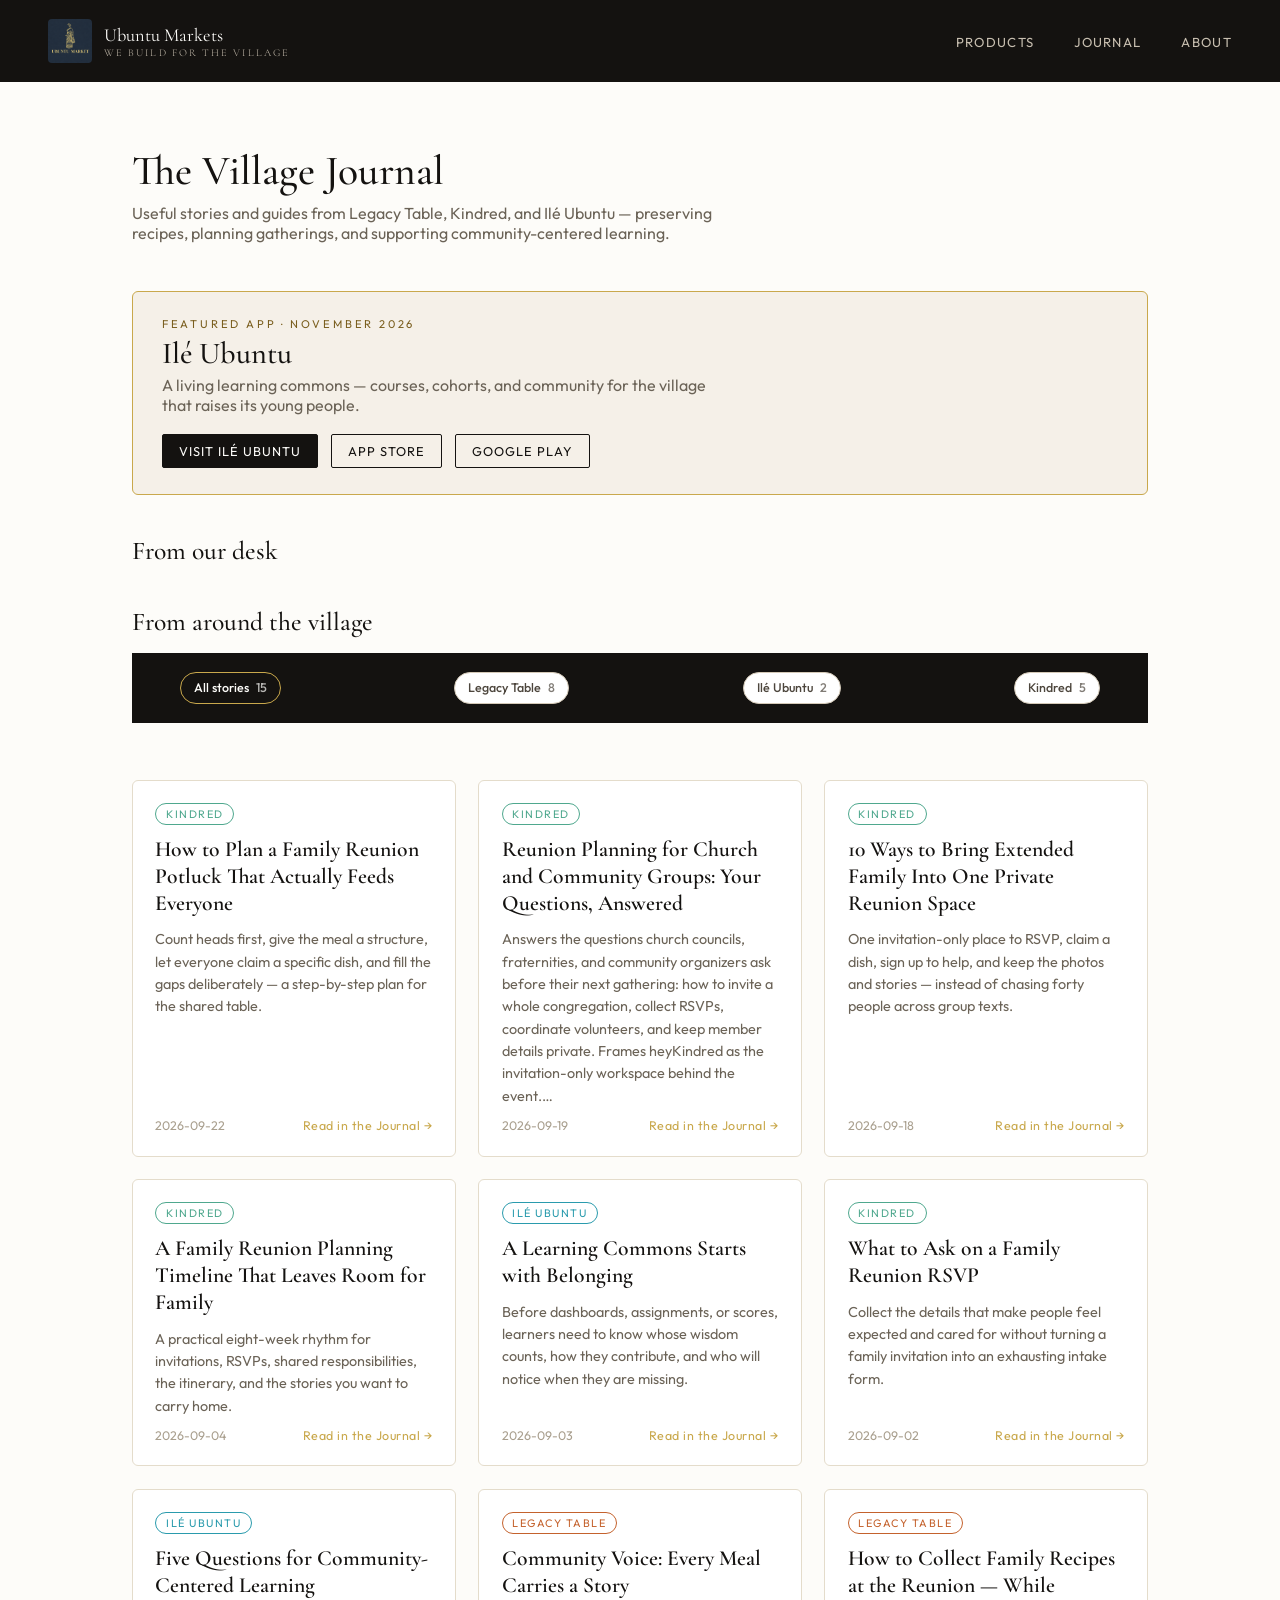
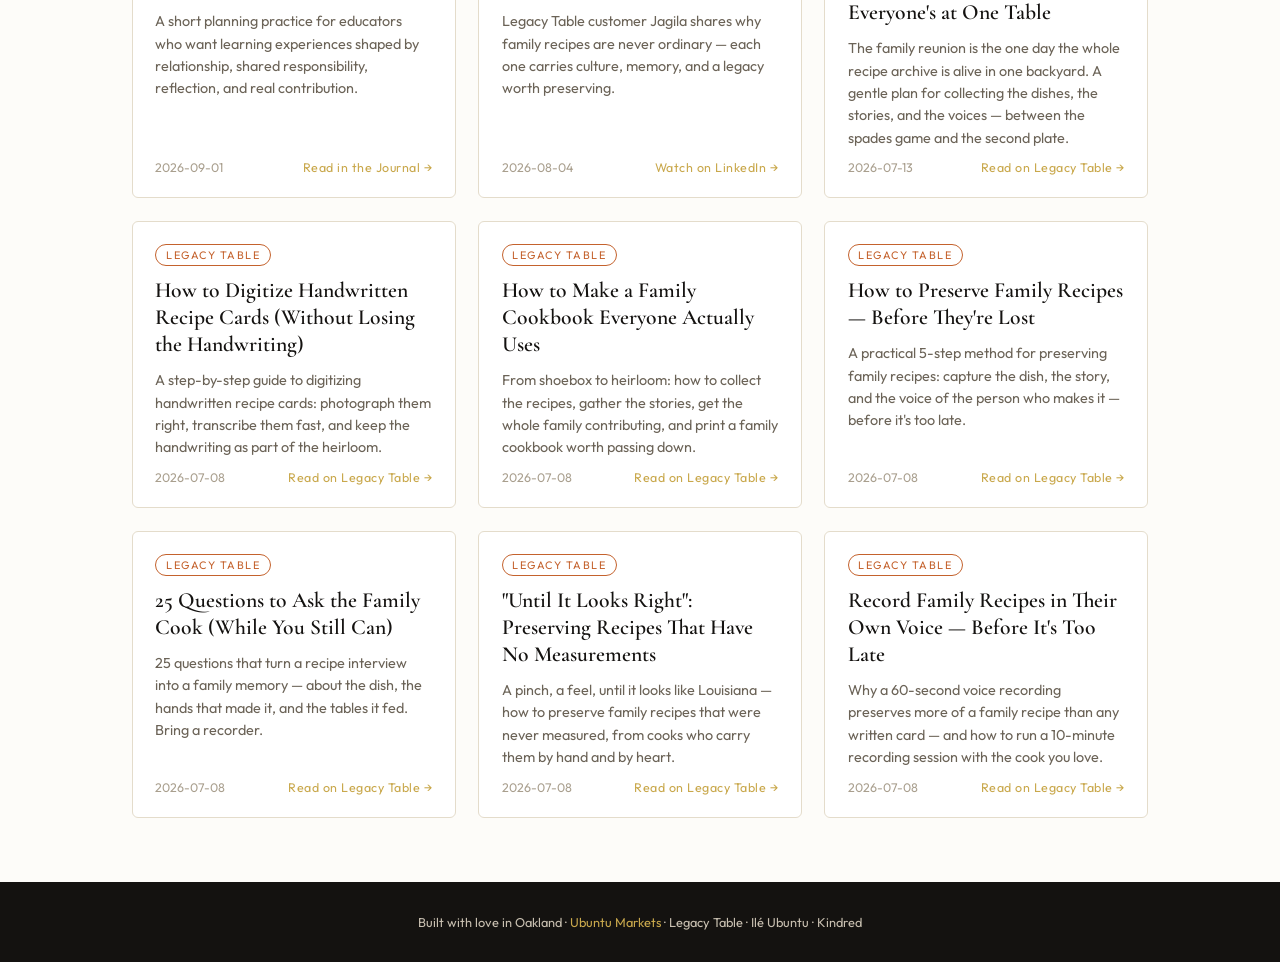
<file: blog/index.html>
<!DOCTYPE html>
<html lang="en">
<head>
<meta charset="utf-8">
<meta name="viewport" content="width=device-width, initial-scale=1">
<title>The Village Journal — Ubuntu Markets</title>
<meta name="description" content="Stories and guides from across the Ubuntu Markets family — Legacy Table, Ilé Ubuntu, and Kindred. Preserving recipes, raising learners, gathering kin.">
<link rel="canonical" href="https://ubuntu-markets.org/blog/">
<meta property="og:type" content="website">
<meta property="og:title" content="The Village Journal — Ubuntu Markets">
<meta property="og:description" content="Stories and guides from across the Ubuntu Markets family of apps.">
<meta property="og:url" content="https://ubuntu-markets.org/blog/">
<link rel="icon" href="/icon.png">
<link rel="preconnect" href="https://fonts.googleapis.com">
<link href="https://fonts.googleapis.com/css2?family=Cormorant+Garamond:wght@400;500;600&amp;family=Outfit:wght@300;400;500&amp;display=swap" rel="stylesheet">
<style>
  :root { --black:#141210; --cream:#FDFCF9; --cream-dim:#C8BFB0; --gold:#C9A84C; --paper:#F5F0E8; }
  * { margin:0; padding:0; box-sizing:border-box; }
  body { background:var(--cream); color:var(--black); font-family:'Outfit',sans-serif; }
  nav { display:flex; justify-content:space-between; align-items:center; padding:1.2rem 3rem; background:var(--black); }
  .nav-logo { display:flex; align-items:center; gap:.75rem; text-decoration:none; }
  .nav-logo img { height:44px; width:44px; object-fit:cover; border-radius:4px; }
  .nav-logo-text { font-family:'Cormorant Garamond',serif; color:var(--cream); font-size:1.15rem; }
  .nav-logo-text span { display:block; font-weight:300; color:var(--cream-dim); font-size:.65rem; letter-spacing:.2em; }
  .nav-links { display:flex; gap:2.5rem; list-style:none; }
  .nav-links a { color:var(--cream-dim); text-decoration:none; font-size:.82rem; letter-spacing:.1em; text-transform:uppercase; }
  .nav-links a:hover { color:var(--gold); }
  header.page { max-width:1080px; margin:0 auto; padding:4rem 2rem 1rem; }
  header.page h1 { font-family:'Cormorant Garamond',serif; font-size:2.6rem; font-weight:500; }
  header.page p { color:#6b6357; margin-top:.4rem; max-width:56ch; }
  .featured { max-width:1080px; margin:2rem auto 0; padding:0 2rem; }
  .featured-inner { border:1px solid var(--gold); border-radius:6px; background:var(--paper); padding:1.6rem 1.8rem; display:flex; flex-wrap:wrap; gap:1.2rem; align-items:center; justify-content:space-between; }
  .featured-label { font-size:.7rem; letter-spacing:.25em; text-transform:uppercase; color:#7A5E1E; }
  .featured h2 { font-family:'Cormorant Garamond',serif; font-size:1.9rem; font-weight:500; margin:.2rem 0; }
  .featured p { color:#6b6357; max-width:52ch; }
  .featured-links { display:flex; gap:.8rem; flex-wrap:wrap; }
  .featured-links a { text-decoration:none; font-size:.8rem; letter-spacing:.08em; text-transform:uppercase; padding:.5rem 1rem; border:1px solid var(--black); border-radius:2px; color:var(--black); }
  .featured-links a.primary { background:var(--black); color:var(--cream); }
  .grid { max-width:1080px; margin:2.5rem auto 4rem; padding:0 2rem; display:grid; grid-template-columns:repeat(auto-fill,minmax(300px,1fr)); gap:1.4rem; }
  .card { border:1px solid #E4DCCB; border-radius:6px; background:#fff; padding:1.4rem; display:flex; flex-direction:column; gap:.7rem; }
  .badge { align-self:flex-start; font-size:.68rem; letter-spacing:.14em; text-transform:uppercase; color:var(--app); border:1px solid var(--app); border-radius:999px; padding:.18rem .6rem; }
  .card h3 { font-family:'Cormorant Garamond',serif; font-size:1.35rem; font-weight:600; line-height:1.25; }
  .card h3 a { color:var(--black); text-decoration:none; }
  .card h3 a:hover { color:var(--gold); }
  .card p { color:#6b6357; font-size:.9rem; line-height:1.55; flex:1; }
  .card-foot { display:flex; justify-content:space-between; align-items:center; font-size:.78rem; color:#a99f8e; }
  .readmore { color:var(--gold); text-decoration:none; letter-spacing:.04em; }
  .soro { max-width:1080px; margin:2.5rem auto 0; padding:0 2rem; }
  .grid-wrap { max-width:1080px; margin:2.5rem auto 0; padding:0 2rem; }
  .grid-wrap .grid { margin:1rem auto 4rem; padding:0; }
  .filters { display:flex; flex-wrap:wrap; gap:.65rem; margin:1rem 0 1.4rem; }
  .filter { appearance:none; border:1px solid #D4C9B7; background:#fff; color:#4d463d; border-radius:999px; padding:.48rem .8rem; font:500 .78rem 'Outfit',sans-serif; cursor:pointer; }
  .filter:hover, .filter[aria-pressed="true"] { border-color:var(--gold); background:var(--black); color:var(--cream); }
  .filter-count { opacity:.7; margin-left:.25rem; }
  .filter-status { color:#6b6357; font-size:.82rem; min-height:1.4em; }
  .card[hidden] { display:none; }
  .section-title { font-family:'Cormorant Garamond',serif; font-size:1.6rem; font-weight:500; margin-bottom:.6rem; }
  .empty { max-width:1080px; margin:3rem auto 5rem; padding:0 2rem; color:#6b6357; }
  footer { background:var(--black); color:var(--cream-dim); text-align:center; padding:2rem; font-size:.8rem; }
  footer a { color:var(--gold); text-decoration:none; }
  @media (max-width:640px) { nav { padding:1rem 1.4rem; } .nav-links { gap:1.2rem; } }
</style>
</head>
<body>
<nav>
  <a class="nav-logo" href="/"><img src="/icon.png" alt="Ubuntu Markets logo"><span class="nav-logo-text">Ubuntu Markets<span>WE BUILD FOR THE VILLAGE</span></span></a>
  <ul class="nav-links">
    <li><a href="/#products">Products</a></li>
    <li><a href="/blog/">Journal</a></li>
    <li><a href="/#about">About</a></li>
  </ul>
</nav>

<header class="page">
  <h1>The Village Journal</h1>
  <p>Useful stories and guides from Legacy Table, Kindred, and Ilé Ubuntu — preserving recipes, planning gatherings, and supporting community-centered learning.</p>
</header>

<section class="featured" aria-label="Featured app">
  <div class="featured-inner">
    <div>
      <div class="featured-label">Featured App · November 2026</div>
      <h2>Ilé Ubuntu</h2>
      <p>A living learning commons — courses, cohorts, and community for the village that raises its young people.</p>
    </div>
    <div class="featured-links">
      <a class="primary" href="https://www.ile-ubuntu.org">Visit Ilé Ubuntu</a>
      <a href="https://apps.apple.com/app/id6761577413">App Store</a>
      <a href="https://play.google.com/store/apps/details?id=com.ubuntumarket.ileubuntu">Google Play</a>
    </div>
  </div>
</section>

<section class="soro" aria-label="From the Ubuntu Markets desk">
  <h2 class="section-title">From our desk</h2>
  <div id="soro-blog"></div>
  <script src="https://app.trysoro.com/api/embed/27cd0286-72c2-47e8-8617-7cb2a23b667b" defer></script>
</section>

<section class="grid-wrap"><h2 class="section-title">From around the village</h2>
  <nav class="filters" aria-label="Filter journal stories by product">
    <button class="filter" type="button" data-filter="all" aria-pressed="true">All stories <span class="filter-count">15</span></button>
    <button class="filter" type="button" data-filter="legacy-table" aria-pressed="false">Legacy Table <span class="filter-count">8</span></button>
    <button class="filter" type="button" data-filter="ile-ubuntu" aria-pressed="false">Ilé Ubuntu <span class="filter-count">2</span></button>
    <button class="filter" type="button" data-filter="kindred" aria-pressed="false">Kindred <span class="filter-count">5</span></button>
  </nav>
  <p class="filter-status" id="filter-status" aria-live="polite"></p>
  <section class="grid">

      <article class="card" data-app="kindred">
        <span class="badge" style="--app:#4FA88E">Kindred</span>
        <h3><a href="https://ubuntu-markets.org/blog/kindred/how-to-plan-a-family-reunion-potluck.html">How to Plan a Family Reunion Potluck That Actually Feeds Everyone</a></h3>
        <p>Count heads first, give the meal a structure, let everyone claim a specific dish, and fill the gaps deliberately — a step-by-step plan for the shared table.</p>
        <div class="card-foot">
          <time datetime="2026-09-22">2026-09-22</time>
          <a class="readmore" href="https://ubuntu-markets.org/blog/kindred/how-to-plan-a-family-reunion-potluck.html">Read in the Journal →</a>
        </div>
      </article>

      <article class="card" data-app="kindred">
        <span class="badge" style="--app:#4FA88E">Kindred</span>
        <h3><a href="https://ubuntu-markets.org/blog/kindred/church-community-group-reunion-planning-faq.html">Reunion Planning for Church and Community Groups: Your Questions, Answered</a></h3>
        <p>Answers the questions church councils, fraternities, and community organizers ask before their next gathering: how to invite a whole congregation, collect RSVPs, coordinate volunteers, and keep member details private. Frames heyKindred as the invitation-only workspace behind the event.…</p>
        <div class="card-foot">
          <time datetime="2026-09-19">2026-09-19</time>
          <a class="readmore" href="https://ubuntu-markets.org/blog/kindred/church-community-group-reunion-planning-faq.html">Read in the Journal →</a>
        </div>
      </article>

      <article class="card" data-app="kindred">
        <span class="badge" style="--app:#4FA88E">Kindred</span>
        <h3><a href="https://ubuntu-markets.org/blog/kindred/private-family-reunion-space-extended-family.html">10 Ways to Bring Extended Family Into One Private Reunion Space</a></h3>
        <p>One invitation-only place to RSVP, claim a dish, sign up to help, and keep the photos and stories — instead of chasing forty people across group texts.</p>
        <div class="card-foot">
          <time datetime="2026-09-18">2026-09-18</time>
          <a class="readmore" href="https://ubuntu-markets.org/blog/kindred/private-family-reunion-space-extended-family.html">Read in the Journal →</a>
        </div>
      </article>

      <article class="card" data-app="kindred">
        <span class="badge" style="--app:#4FA88E">Kindred</span>
        <h3><a href="https://ubuntu-markets.org/blog/kindred/family-reunion-planning-timeline.html">A Family Reunion Planning Timeline That Leaves Room for Family</a></h3>
        <p>A practical eight-week rhythm for invitations, RSVPs, shared responsibilities, the itinerary, and the stories you want to carry home.</p>
        <div class="card-foot">
          <time datetime="2026-09-04">2026-09-04</time>
          <a class="readmore" href="https://ubuntu-markets.org/blog/kindred/family-reunion-planning-timeline.html">Read in the Journal →</a>
        </div>
      </article>

      <article class="card" data-app="ile-ubuntu">
        <span class="badge" style="--app:#2A9BAD">Ilé Ubuntu</span>
        <h3><a href="https://ubuntu-markets.org/blog/ile-ubuntu/learning-commons-starts-with-belonging.html">A Learning Commons Starts with Belonging</a></h3>
        <p>Before dashboards, assignments, or scores, learners need to know whose wisdom counts, how they contribute, and who will notice when they are missing.</p>
        <div class="card-foot">
          <time datetime="2026-09-03">2026-09-03</time>
          <a class="readmore" href="https://ubuntu-markets.org/blog/ile-ubuntu/learning-commons-starts-with-belonging.html">Read in the Journal →</a>
        </div>
      </article>

      <article class="card" data-app="kindred">
        <span class="badge" style="--app:#4FA88E">Kindred</span>
        <h3><a href="https://ubuntu-markets.org/blog/kindred/family-reunion-rsvp-questions.html">What to Ask on a Family Reunion RSVP</a></h3>
        <p>Collect the details that make people feel expected and cared for without turning a family invitation into an exhausting intake form.</p>
        <div class="card-foot">
          <time datetime="2026-09-02">2026-09-02</time>
          <a class="readmore" href="https://ubuntu-markets.org/blog/kindred/family-reunion-rsvp-questions.html">Read in the Journal →</a>
        </div>
      </article>

      <article class="card" data-app="ile-ubuntu">
        <span class="badge" style="--app:#2A9BAD">Ilé Ubuntu</span>
        <h3><a href="https://ubuntu-markets.org/blog/ile-ubuntu/community-centered-learning-questions.html">Five Questions for Community-Centered Learning</a></h3>
        <p>A short planning practice for educators who want learning experiences shaped by relationship, shared responsibility, reflection, and real contribution.</p>
        <div class="card-foot">
          <time datetime="2026-09-01">2026-09-01</time>
          <a class="readmore" href="https://ubuntu-markets.org/blog/ile-ubuntu/community-centered-learning-questions.html">Read in the Journal →</a>
        </div>
      </article>

      <article class="card" data-app="legacy-table">
        <span class="badge" style="--app:#C4622D">Legacy Table</span>
        <h3><a href="https://www.linkedin.com/feed/update/urn:li:activity:7490290951018532864/?actorCompanyId=130903896">Community Voice: Every Meal Carries a Story</a></h3>
        <p>Legacy Table customer Jagila shares why family recipes are never ordinary — each one carries culture, memory, and a legacy worth preserving.</p>
        <div class="card-foot">
          <time datetime="2026-08-04">2026-08-04</time>
          <a class="readmore" href="https://www.linkedin.com/feed/update/urn:li:activity:7490290951018532864/?actorCompanyId=130903896">Watch on LinkedIn →</a>
        </div>
      </article>

      <article class="card" data-app="legacy-table">
        <span class="badge" style="--app:#C4622D">Legacy Table</span>
        <h3><a href="https://legacytable.app/guides/collect-family-recipes-at-the-reunion">How to Collect Family Recipes at the Reunion — While Everyone's at One Table</a></h3>
        <p>The family reunion is the one day the whole recipe archive is alive in one backyard. A gentle plan for collecting the dishes, the stories, and the voices — between the spades game and the second plate.</p>
        <div class="card-foot">
          <time datetime="2026-07-13">2026-07-13</time>
          <a class="readmore" href="https://legacytable.app/guides/collect-family-recipes-at-the-reunion">Read on Legacy Table →</a>
        </div>
      </article>

      <article class="card" data-app="legacy-table">
        <span class="badge" style="--app:#C4622D">Legacy Table</span>
        <h3><a href="https://legacytable.app/guides/digitize-handwritten-recipe-cards.html">How to Digitize Handwritten Recipe Cards (Without Losing the Handwriting)</a></h3>
        <p>A step-by-step guide to digitizing handwritten recipe cards: photograph them right, transcribe them fast, and keep the handwriting as part of the heirloom.</p>
        <div class="card-foot">
          <time datetime="2026-07-08">2026-07-08</time>
          <a class="readmore" href="https://legacytable.app/guides/digitize-handwritten-recipe-cards.html">Read on Legacy Table →</a>
        </div>
      </article>

      <article class="card" data-app="legacy-table">
        <span class="badge" style="--app:#C4622D">Legacy Table</span>
        <h3><a href="https://legacytable.app/guides/how-to-make-a-family-cookbook.html">How to Make a Family Cookbook Everyone Actually Uses</a></h3>
        <p>From shoebox to heirloom: how to collect the recipes, gather the stories, get the whole family contributing, and print a family cookbook worth passing down.</p>
        <div class="card-foot">
          <time datetime="2026-07-08">2026-07-08</time>
          <a class="readmore" href="https://legacytable.app/guides/how-to-make-a-family-cookbook.html">Read on Legacy Table →</a>
        </div>
      </article>

      <article class="card" data-app="legacy-table">
        <span class="badge" style="--app:#C4622D">Legacy Table</span>
        <h3><a href="https://legacytable.app/guides/how-to-preserve-family-recipes.html">How to Preserve Family Recipes — Before They're Lost</a></h3>
        <p>A practical 5-step method for preserving family recipes: capture the dish, the story, and the voice of the person who makes it — before it's too late.</p>
        <div class="card-foot">
          <time datetime="2026-07-08">2026-07-08</time>
          <a class="readmore" href="https://legacytable.app/guides/how-to-preserve-family-recipes.html">Read on Legacy Table →</a>
        </div>
      </article>

      <article class="card" data-app="legacy-table">
        <span class="badge" style="--app:#C4622D">Legacy Table</span>
        <h3><a href="https://legacytable.app/guides/questions-to-ask-the-family-cook.html">25 Questions to Ask the Family Cook (While You Still Can)</a></h3>
        <p>25 questions that turn a recipe interview into a family memory — about the dish, the hands that made it, and the tables it fed. Bring a recorder.</p>
        <div class="card-foot">
          <time datetime="2026-07-08">2026-07-08</time>
          <a class="readmore" href="https://legacytable.app/guides/questions-to-ask-the-family-cook.html">Read on Legacy Table →</a>
        </div>
      </article>

      <article class="card" data-app="legacy-table">
        <span class="badge" style="--app:#C4622D">Legacy Table</span>
        <h3><a href="https://legacytable.app/guides/recipes-without-measurements.html">&quot;Until It Looks Right&quot;: Preserving Recipes That Have No Measurements</a></h3>
        <p>A pinch, a feel, until it looks like Louisiana — how to preserve family recipes that were never measured, from cooks who carry them by hand and by heart.</p>
        <div class="card-foot">
          <time datetime="2026-07-08">2026-07-08</time>
          <a class="readmore" href="https://legacytable.app/guides/recipes-without-measurements.html">Read on Legacy Table →</a>
        </div>
      </article>

      <article class="card" data-app="legacy-table">
        <span class="badge" style="--app:#C4622D">Legacy Table</span>
        <h3><a href="https://legacytable.app/guides/record-family-recipes-before-its-too-late.html">Record Family Recipes in Their Own Voice — Before It's Too Late</a></h3>
        <p>Why a 60-second voice recording preserves more of a family recipe than any written card — and how to run a 10-minute recording session with the cook you love.</p>
        <div class="card-foot">
          <time datetime="2026-07-08">2026-07-08</time>
          <a class="readmore" href="https://legacytable.app/guides/record-family-recipes-before-its-too-late.html">Read on Legacy Table →</a>
        </div>
      </article>
  </section>
</section>

<footer>Built with love in Oakland · <a href="/">Ubuntu Markets</a> · Legacy Table · Ilé Ubuntu · Kindred</footer>
<script>
  const filterButtons = document.querySelectorAll('[data-filter]');
  const storyCards = document.querySelectorAll('.card[data-app]');
  const filterStatus = document.getElementById('filter-status');
  filterButtons.forEach((button) => button.addEventListener('click', () => {
    const selected = button.dataset.filter;
    let visible = 0;
    filterButtons.forEach((item) => item.setAttribute('aria-pressed', String(item === button)));
    storyCards.forEach((card) => {
      const show = selected === 'all' || card.dataset.app === selected;
      card.hidden = !show;
      if (show) visible += 1;
    });
    const label = button.childNodes[0].textContent.trim();
    filterStatus.textContent = selected === 'all'
      ? 'Showing all ' + visible + ' stories.'
      : 'Showing ' + visible + ' ' + label + ' ' + (visible === 1 ? 'story' : 'stories') + '.';
  }));
</script>
</body>
</html>
</file>
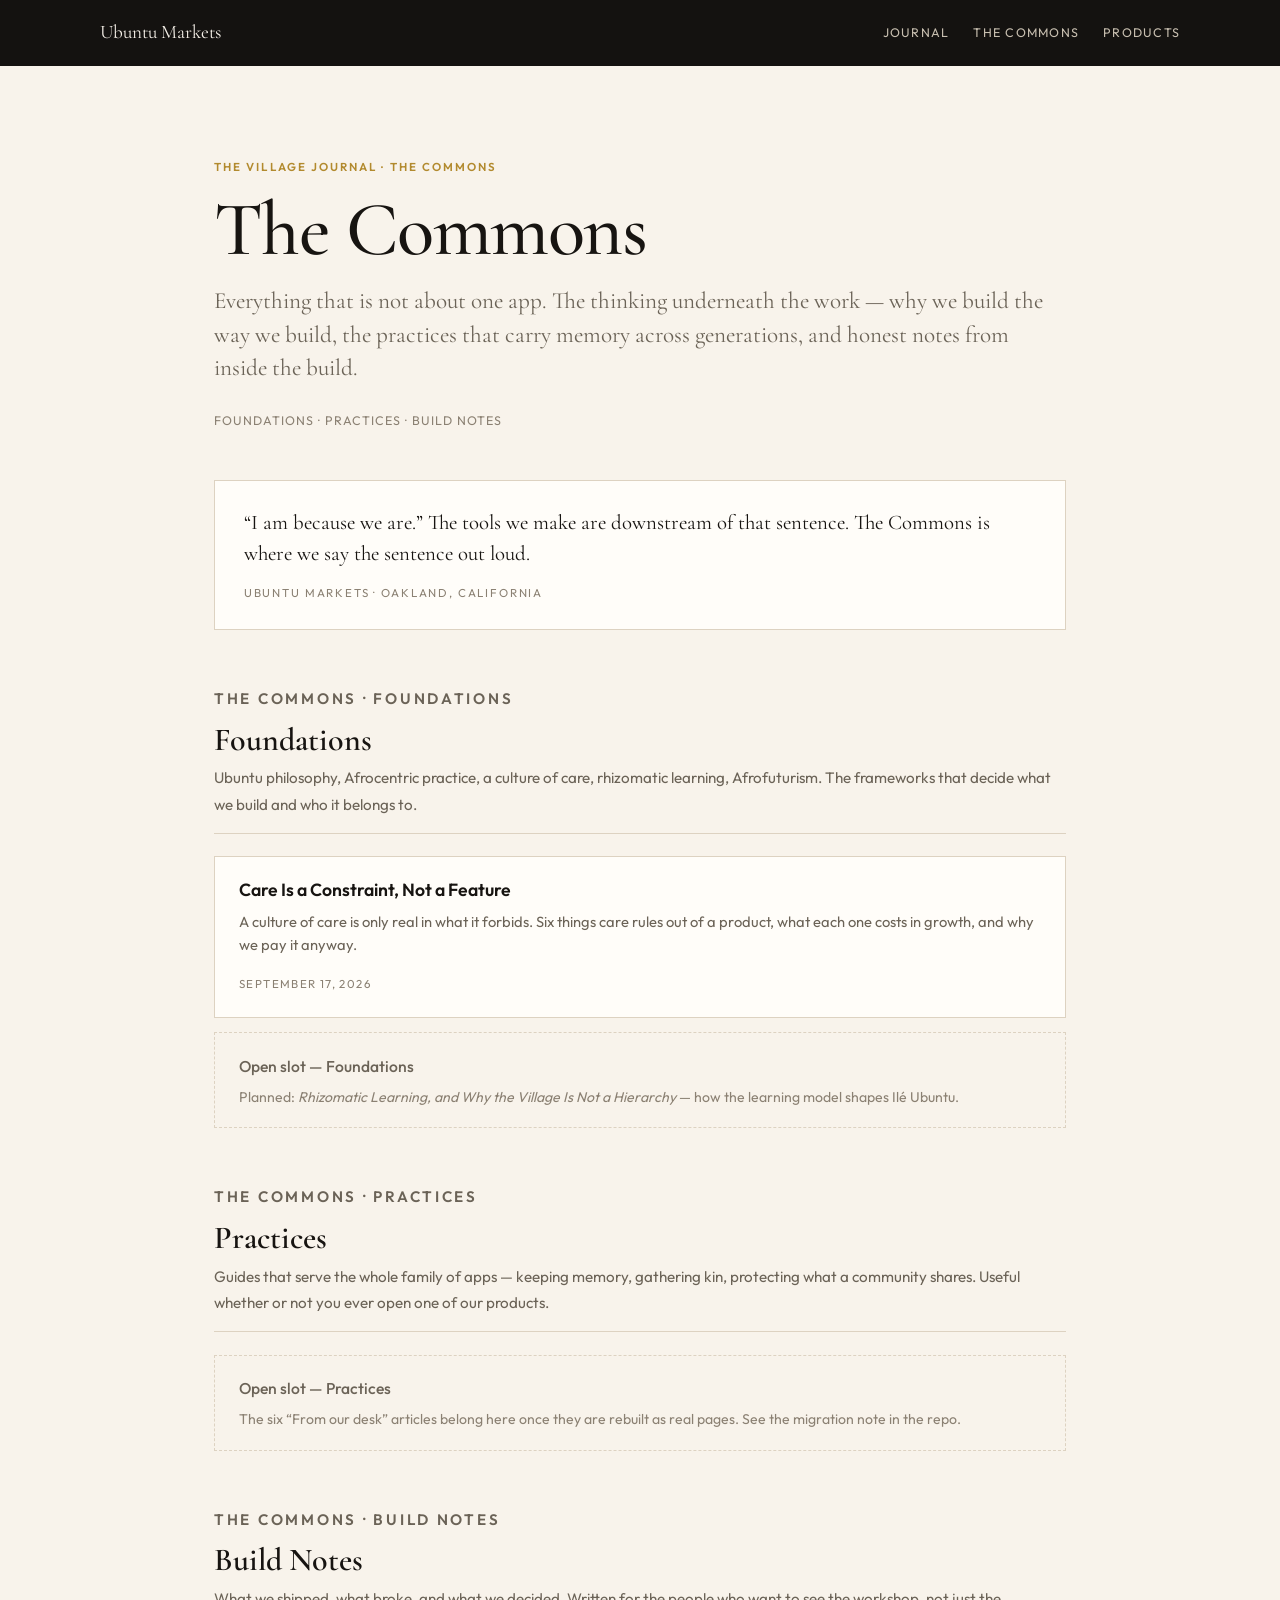
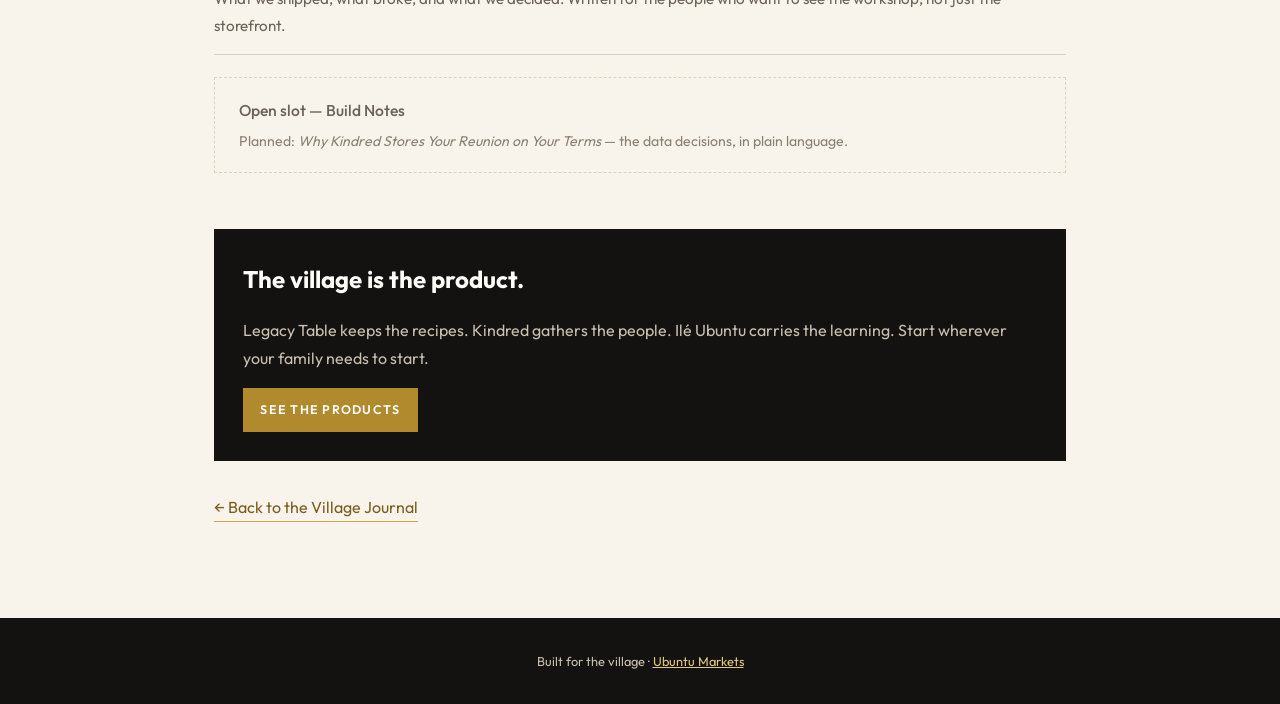
<file: blog/commons/index.html>
<!DOCTYPE html>
<html lang="en">
<head>
  <meta charset="utf-8">
  <meta name="viewport" content="width=device-width, initial-scale=1">
  <title>The Commons — Ubuntu Markets</title>
  <meta name="description" content="The thinking underneath the work: Ubuntu philosophy, a culture of care, the practices that carry family memory, and honest notes from inside the build.">
  <link rel="canonical" href="https://ubuntu-markets.org/blog/commons/">
  <link rel="icon" href="/icon.png">
  <link rel="preconnect" href="https://fonts.googleapis.com">
  <link href="https://fonts.googleapis.com/css2?family=Cormorant+Garamond:wght@400;500;600&amp;family=Outfit:wght@300;400;500;600&amp;display=swap" rel="stylesheet">
  <link rel="stylesheet" href="/blog/article.css">
  <style>
    :root { --accent: #b28a2e; }
    .article-shell { max-width: 900px; }
    .premise { margin: 0 0 3.5rem; padding: 1.6rem 1.8rem; border: 1px solid var(--line); background: var(--white); }
    .premise p { margin: 0; font-family: 'Cormorant Garamond', serif; font-size: 1.3rem; line-height: 1.5; }
    .premise cite { display: block; margin-top: .9rem; font-style: normal; font-size: .72rem; letter-spacing: .16em; text-transform: uppercase; color: #8b8173; }
    .lane { margin-bottom: 3.5rem; }
    .lane-head { padding-bottom: .9rem; border-bottom: 1px solid var(--line); margin-bottom: 1.4rem; }
    .lane-head h2 { margin: .5rem 0 .4rem; font-family: 'Cormorant Garamond', serif; font-size: 2rem; font-weight: 600; line-height: 1.2; }
    .lane-head p { margin: 0; color: var(--muted); font-size: .95rem; }
    .cards { display: grid; gap: .9rem; }
    .entry { display: block; padding: 1.3rem 1.5rem; background: var(--white); border: 1px solid var(--line); text-decoration: none; color: inherit; transition: border-color .15s ease; }
    .entry:hover { border-color: var(--accent); }
    .entry h3 { margin: 0 0 .5rem; font-size: 1.1rem; font-weight: 600; line-height: 1.35; }
    .entry p { margin: 0 0 .7rem; color: var(--muted); font-size: .92rem; line-height: 1.6; }
    .entry .when { font-size: .72rem; letter-spacing: .12em; text-transform: uppercase; color: #8b8173; }
    .slot { padding: 1.2rem 1.5rem; border: 1px dashed var(--line); }
    .slot h3 { margin: 0 0 .35rem; font-size: .98rem; font-weight: 500; color: var(--muted); }
    .slot p { margin: 0; font-size: .88rem; color: #8b8173; line-height: 1.6; }
  </style>
  <meta property="og:type" content="website"><meta property="og:title" content="The Commons — Ubuntu Markets"><meta property="og:description" content="The thinking underneath the work: Ubuntu philosophy, a culture of care, and honest notes from inside the build."><meta property="og:url" content="https://ubuntu-markets.org/blog/commons/"><meta property="og:image" content="https://ubuntu-markets.org/icon.png">
  <script type="application/ld+json">{"@context":"https://schema.org","@type":"CollectionPage","name":"The Commons","description":"The thinking underneath the work: Ubuntu philosophy, a culture of care, the practices that carry family memory, and honest notes from inside the build.","url":"https://ubuntu-markets.org/blog/commons/","isPartOf":{"@type":"Blog","name":"The Village Journal","url":"https://ubuntu-markets.org/blog/"},"publisher":{"@type":"Organization","name":"Ubuntu Markets","url":"https://ubuntu-markets.org/"}}</script>
</head>
<body>
  <nav class="site-nav"><a class="brand" href="/">Ubuntu Markets</a><div class="site-nav-links"><a href="/blog/">Journal</a><a href="/blog/commons/">The Commons</a><a href="/#products">Products</a></div></nav>
  <main class="article-shell">
    <p class="app-label">The Village Journal · The Commons</p>
    <h1>The Commons</h1>
    <p class="dek">Everything that is not about one app. The thinking underneath the work — why we build the way we build, the practices that carry memory across generations, and honest notes from inside the build.</p>
    <p class="meta">Foundations · Practices · Build Notes</p>

    <div class="premise">
      <p>“I am because we are.” The tools we make are downstream of that sentence. The Commons is where we say the sentence out loud.</p>
      <cite>Ubuntu Markets · Oakland, California</cite>
    </div>

    <section class="lane" id="foundations">
      <div class="lane-head">
        <p class="app-label">The Commons · Foundations</p>
        <h2>Foundations</h2>
        <p>Ubuntu philosophy, Afrocentric practice, a culture of care, rhizomatic learning, Afrofuturism. The frameworks that decide what we build and who it belongs to.</p>
      </div>
      <div class="cards">
        <a class="entry" href="/blog/commons/care-is-a-constraint/">
          <h3>Care Is a Constraint, Not a Feature</h3>
          <p>A culture of care is only real in what it forbids. Six things care rules out of a product, what each one costs in growth, and why we pay it anyway.</p>
          <span class="when">September 17, 2026</span>
        </a>
        <div class="slot">
          <h3>Open slot — Foundations</h3>
          <p>Planned: <em>Rhizomatic Learning, and Why the Village Is Not a Hierarchy</em> — how the learning model shapes Ilé Ubuntu.</p>
        </div>
      </div>
    </section>

    <section class="lane" id="practices">
      <div class="lane-head">
        <p class="app-label">The Commons · Practices</p>
        <h2>Practices</h2>
        <p>Guides that serve the whole family of apps — keeping memory, gathering kin, protecting what a community shares. Useful whether or not you ever open one of our products.</p>
      </div>
      <div class="cards">
        <div class="slot">
          <h3>Open slot — Practices</h3>
          <p>The six “From our desk” articles belong here once they are rebuilt as real pages. See the migration note in the repo.</p>
        </div>
      </div>
    </section>

    <section class="lane" id="build-notes">
      <div class="lane-head">
        <p class="app-label">The Commons · Build Notes</p>
        <h2>Build Notes</h2>
        <p>What we shipped, what broke, and what we decided. Written for the people who want to see the workshop, not just the storefront.</p>
      </div>
      <div class="cards">
        <div class="slot">
          <h3>Open slot — Build Notes</h3>
          <p>Planned: <em>Why Kindred Stores Your Reunion on Your Terms</em> — the data decisions, in plain language.</p>
        </div>
      </div>
    </section>

    <section class="product-cta"><h2>The village is the product.</h2><p>Legacy Table keeps the recipes. Kindred gathers the people. Ilé Ubuntu carries the learning. Start wherever your family needs to start.</p><a class="button" href="/#products">See the products</a></section>

    <a class="back" href="/blog/">← Back to the Village Journal</a>
  </main>
  <footer>Built for the village · <a href="/">Ubuntu Markets</a></footer>
</body>
</html>
</file>
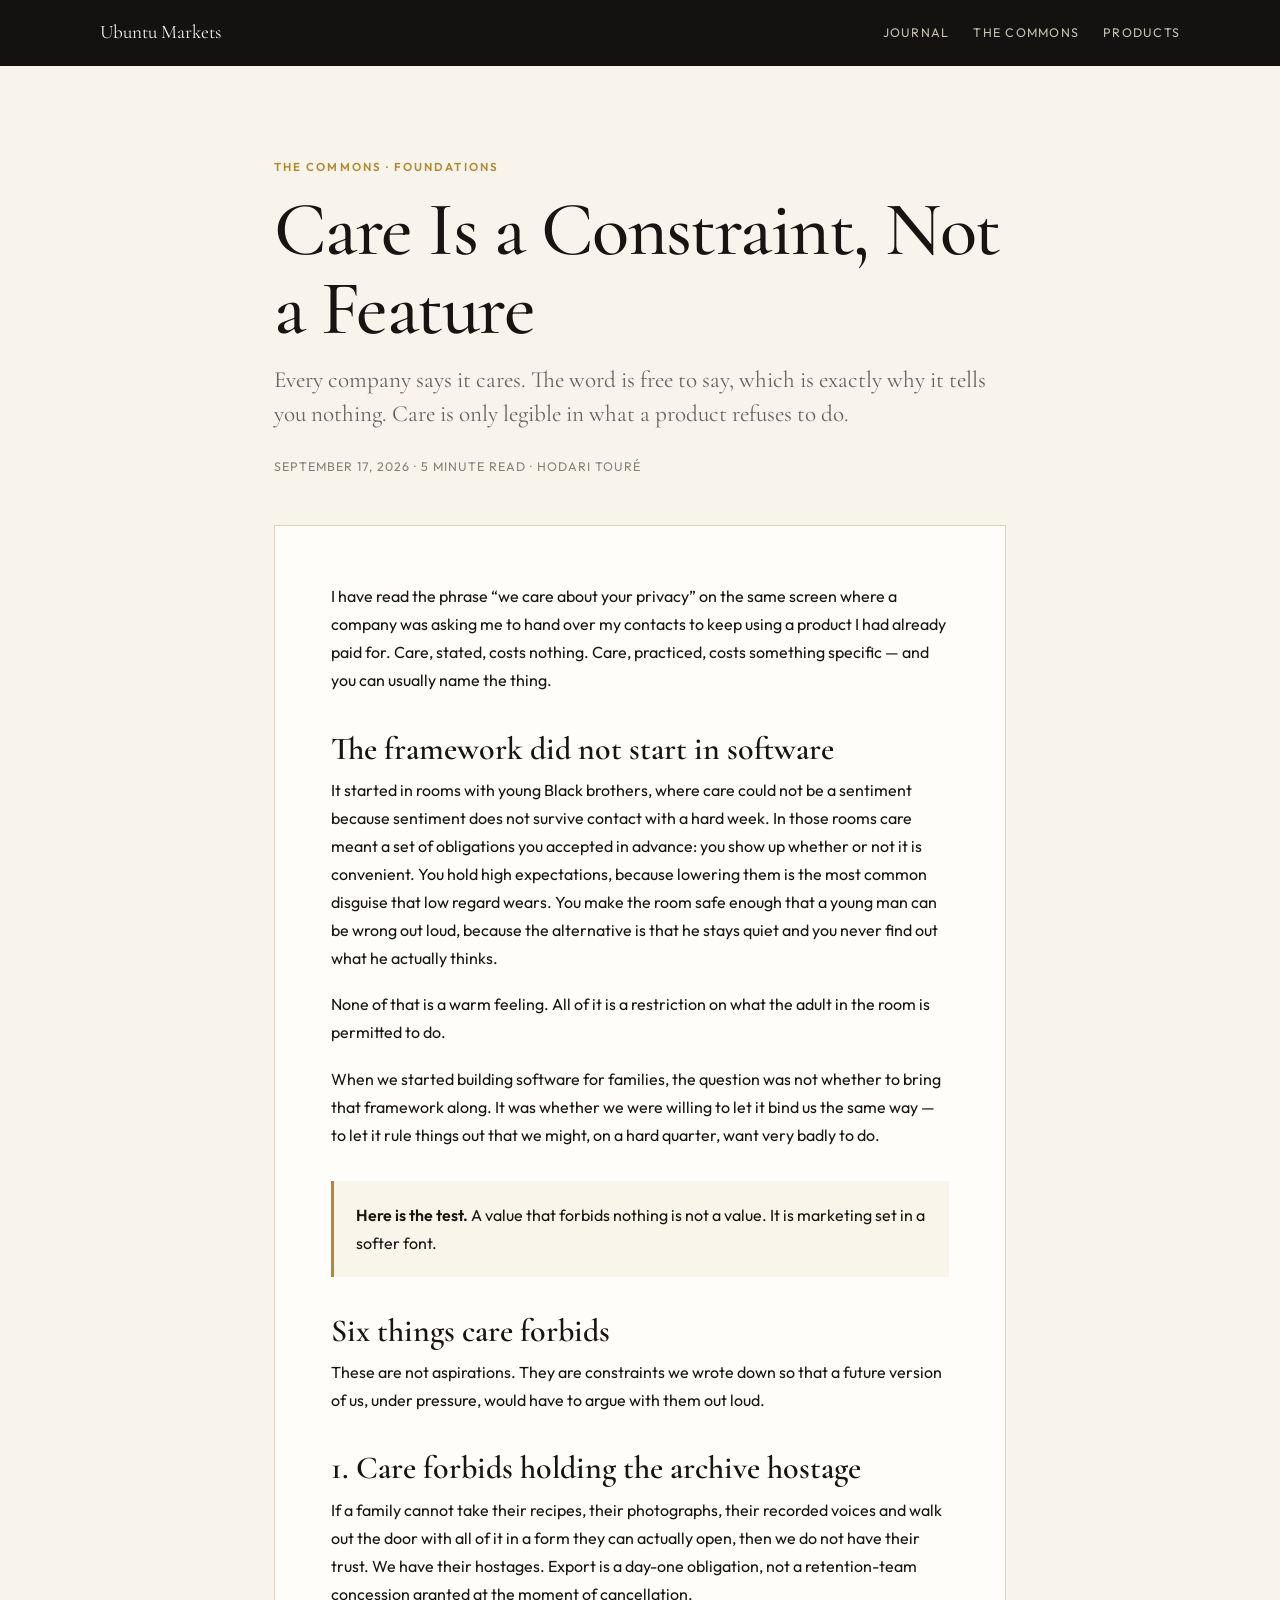
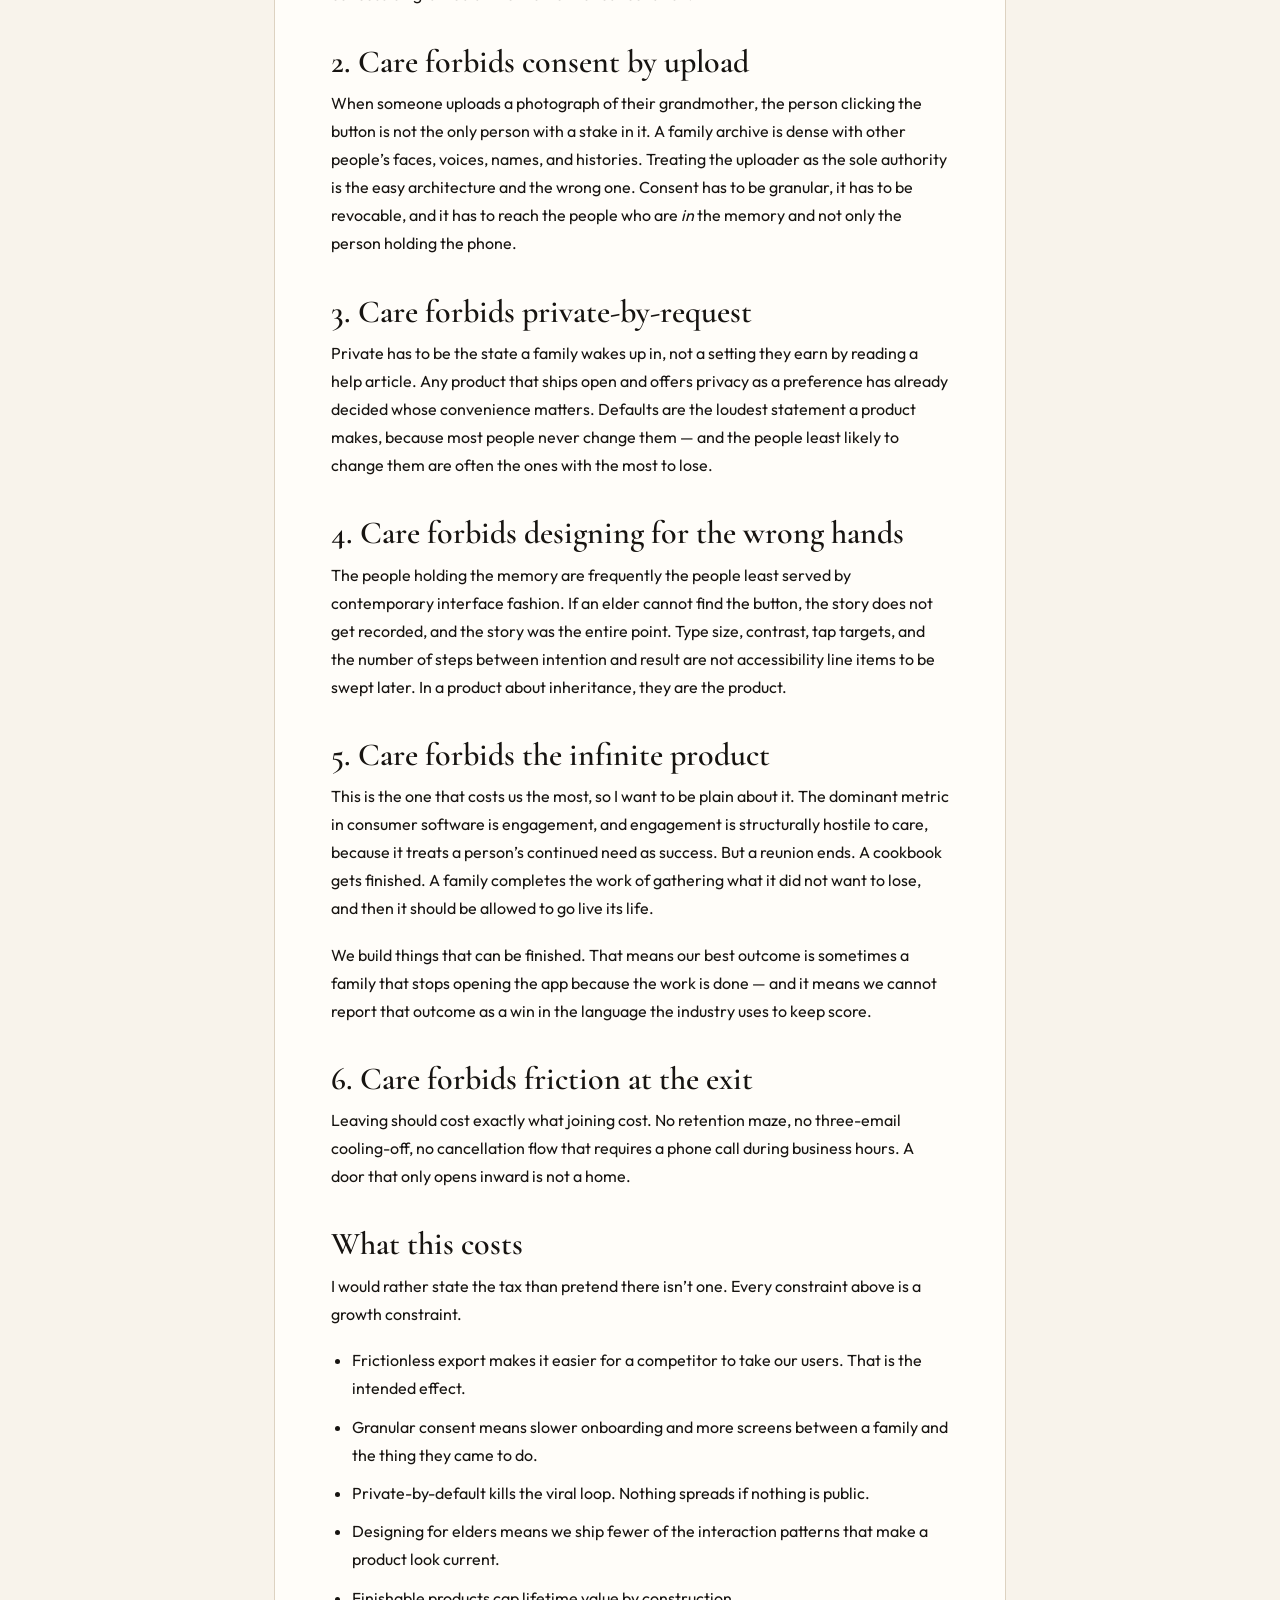
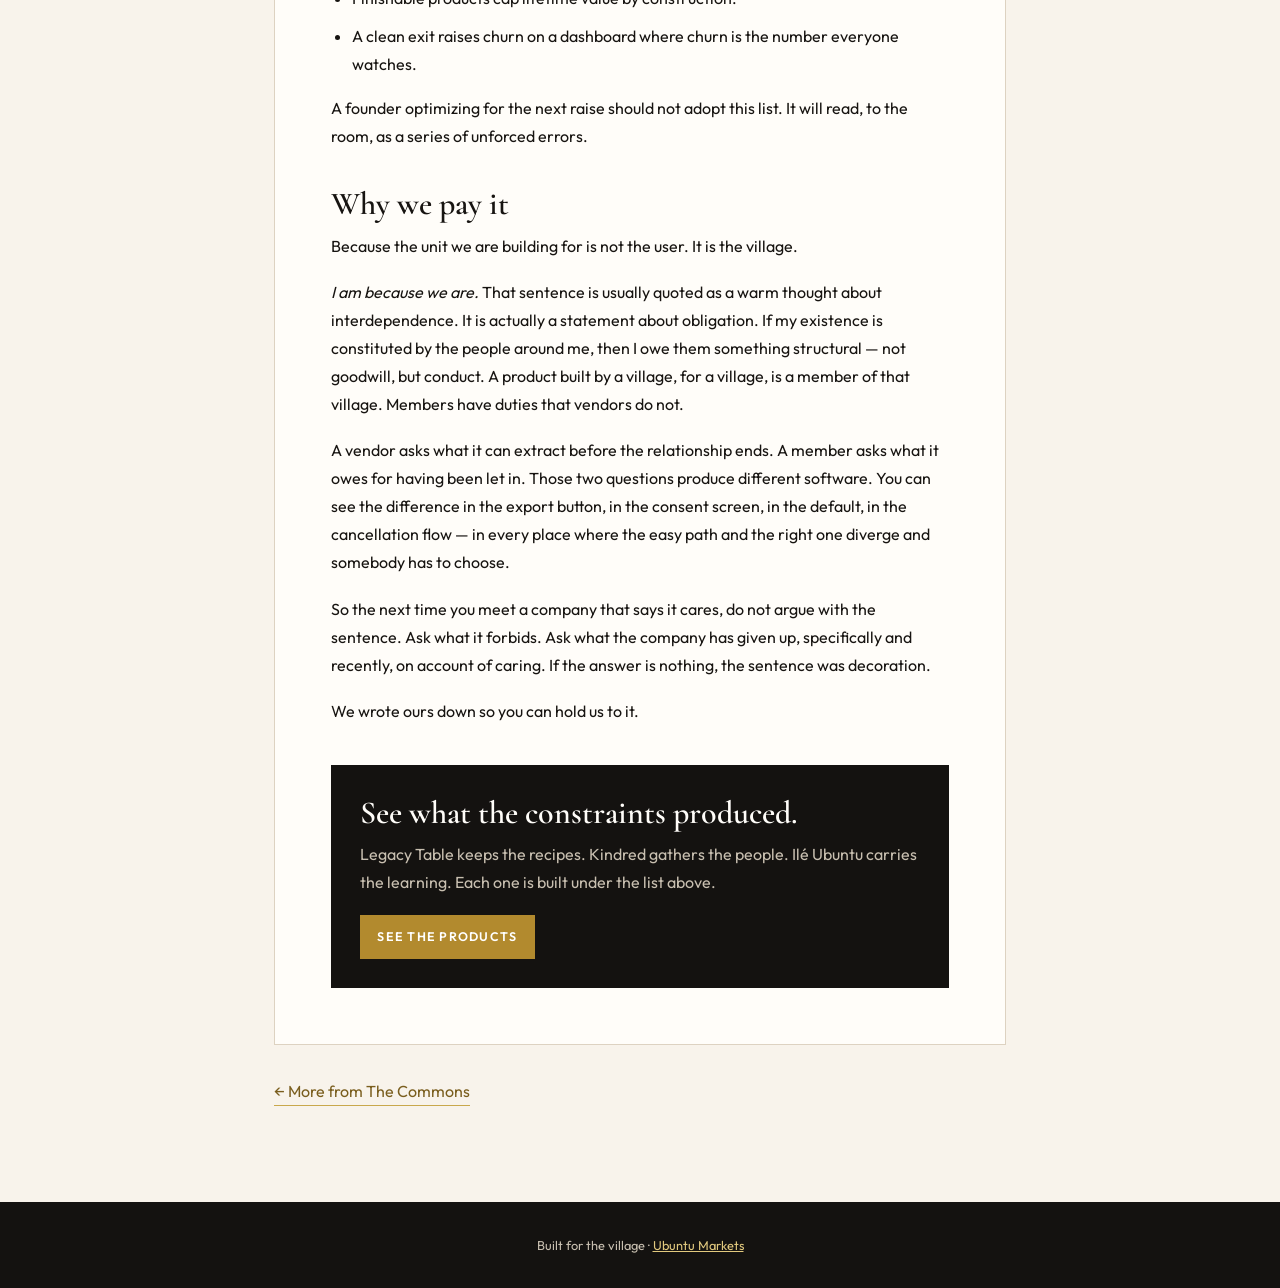
<file: blog/commons/care-is-a-constraint/index.html>
<!DOCTYPE html>
<html lang="en">
<head>
  <meta charset="utf-8">
  <meta name="viewport" content="width=device-width, initial-scale=1">
  <title>Care Is a Constraint, Not a Feature — The Commons</title>
  <meta name="description" content="A culture of care is only real in what it forbids. Six things care rules out of a product, what each one costs in growth, and why we pay it anyway.">
  <link rel="canonical" href="https://ubuntu-markets.org/blog/commons/care-is-a-constraint/">
  <link rel="icon" href="/icon.png">
  <link rel="preconnect" href="https://fonts.googleapis.com">
  <link href="https://fonts.googleapis.com/css2?family=Cormorant+Garamond:wght@400;500;600&amp;family=Outfit:wght@300;400;500;600&amp;display=swap" rel="stylesheet">
  <link rel="stylesheet" href="/blog/article.css">
  <style>:root { --accent: #b28a2e; }</style>
  <meta property="og:type" content="article"><meta property="og:title" content="Care Is a Constraint, Not a Feature"><meta property="og:description" content="A culture of care is only real in what it forbids. Six things care rules out of a product, and what each one costs."><meta property="og:url" content="https://ubuntu-markets.org/blog/commons/care-is-a-constraint/"><meta property="og:image" content="https://ubuntu-markets.org/icon.png">
  <script type="application/ld+json">{"@context":"https://schema.org","@type":"Article","headline":"Care Is a Constraint, Not a Feature","description":"A culture of care is only real in what it forbids. Six things care rules out of a product, what each one costs in growth, and why we pay it anyway.","articleSection":"Foundations","datePublished":"2026-09-17","dateModified":"2026-09-17","author":{"@type":"Person","name":"Hodari Touré"},"publisher":{"@type":"Organization","name":"Ubuntu Markets","url":"https://ubuntu-markets.org/"},"mainEntityOfPage":"https://ubuntu-markets.org/blog/commons/care-is-a-constraint/"}</script>
</head>
<body>
  <nav class="site-nav"><a class="brand" href="/">Ubuntu Markets</a><div class="site-nav-links"><a href="/blog/">Journal</a><a href="/blog/commons/">The Commons</a><a href="/#products">Products</a></div></nav>
  <main class="article-shell">
    <p class="app-label">The Commons · Foundations</p>
    <h1>Care Is a Constraint, Not a Feature</h1>
    <p class="dek">Every company says it cares. The word is free to say, which is exactly why it tells you nothing. Care is only legible in what a product refuses to do.</p>
    <p class="meta"><time datetime="2026-09-17">September 17, 2026</time> · 5 minute read · Hodari Touré</p>
    <article class="article-body">
      <p>I have read the phrase “we care about your privacy” on the same screen where a company was asking me to hand over my contacts to keep using a product I had already paid for. Care, stated, costs nothing. Care, practiced, costs something specific — and you can usually name the thing.</p>

      <h2>The framework did not start in software</h2>
      <p>It started in rooms with young Black brothers, where care could not be a sentiment because sentiment does not survive contact with a hard week. In those rooms care meant a set of obligations you accepted in advance: you show up whether or not it is convenient. You hold high expectations, because lowering them is the most common disguise that low regard wears. You make the room safe enough that a young man can be wrong out loud, because the alternative is that he stays quiet and you never find out what he actually thinks.</p>
      <p>None of that is a warm feeling. All of it is a restriction on what the adult in the room is permitted to do.</p>
      <p>When we started building software for families, the question was not whether to bring that framework along. It was whether we were willing to let it bind us the same way — to let it rule things out that we might, on a hard quarter, want very badly to do.</p>

      <div class="callout"><strong>Here is the test.</strong> A value that forbids nothing is not a value. It is marketing set in a softer font.</div>

      <h2>Six things care forbids</h2>
      <p>These are not aspirations. They are constraints we wrote down so that a future version of us, under pressure, would have to argue with them out loud.</p>

      <h2>1. Care forbids holding the archive hostage</h2>
      <p>If a family cannot take their recipes, their photographs, their recorded voices and walk out the door with all of it in a form they can actually open, then we do not have their trust. We have their hostages. Export is a day-one obligation, not a retention-team concession granted at the moment of cancellation.</p>

      <h2>2. Care forbids consent by upload</h2>
      <p>When someone uploads a photograph of their grandmother, the person clicking the button is not the only person with a stake in it. A family archive is dense with other people’s faces, voices, names, and histories. Treating the uploader as the sole authority is the easy architecture and the wrong one. Consent has to be granular, it has to be revocable, and it has to reach the people who are <em>in</em> the memory and not only the person holding the phone.</p>

      <h2>3. Care forbids private-by-request</h2>
      <p>Private has to be the state a family wakes up in, not a setting they earn by reading a help article. Any product that ships open and offers privacy as a preference has already decided whose convenience matters. Defaults are the loudest statement a product makes, because most people never change them — and the people least likely to change them are often the ones with the most to lose.</p>

      <h2>4. Care forbids designing for the wrong hands</h2>
      <p>The people holding the memory are frequently the people least served by contemporary interface fashion. If an elder cannot find the button, the story does not get recorded, and the story was the entire point. Type size, contrast, tap targets, and the number of steps between intention and result are not accessibility line items to be swept later. In a product about inheritance, they are the product.</p>

      <h2>5. Care forbids the infinite product</h2>
      <p>This is the one that costs us the most, so I want to be plain about it. The dominant metric in consumer software is engagement, and engagement is structurally hostile to care, because it treats a person’s continued need as success. But a reunion ends. A cookbook gets finished. A family completes the work of gathering what it did not want to lose, and then it should be allowed to go live its life.</p>
      <p>We build things that can be finished. That means our best outcome is sometimes a family that stops opening the app because the work is done — and it means we cannot report that outcome as a win in the language the industry uses to keep score.</p>

      <h2>6. Care forbids friction at the exit</h2>
      <p>Leaving should cost exactly what joining cost. No retention maze, no three-email cooling-off, no cancellation flow that requires a phone call during business hours. A door that only opens inward is not a home.</p>

      <h2>What this costs</h2>
      <p>I would rather state the tax than pretend there isn’t one. Every constraint above is a growth constraint.</p>
      <ul>
        <li>Frictionless export makes it easier for a competitor to take our users. That is the intended effect.</li>
        <li>Granular consent means slower onboarding and more screens between a family and the thing they came to do.</li>
        <li>Private-by-default kills the viral loop. Nothing spreads if nothing is public.</li>
        <li>Designing for elders means we ship fewer of the interaction patterns that make a product look current.</li>
        <li>Finishable products cap lifetime value by construction.</li>
        <li>A clean exit raises churn on a dashboard where churn is the number everyone watches.</li>
      </ul>
      <p>A founder optimizing for the next raise should not adopt this list. It will read, to the room, as a series of unforced errors.</p>

      <h2>Why we pay it</h2>
      <p>Because the unit we are building for is not the user. It is the village.</p>
      <p><em>I am because we are.</em> That sentence is usually quoted as a warm thought about interdependence. It is actually a statement about obligation. If my existence is constituted by the people around me, then I owe them something structural — not goodwill, but conduct. A product built by a village, for a village, is a member of that village. Members have duties that vendors do not.</p>
      <p>A vendor asks what it can extract before the relationship ends. A member asks what it owes for having been let in. Those two questions produce different software. You can see the difference in the export button, in the consent screen, in the default, in the cancellation flow — in every place where the easy path and the right one diverge and somebody has to choose.</p>
      <p>So the next time you meet a company that says it cares, do not argue with the sentence. Ask what it forbids. Ask what the company has given up, specifically and recently, on account of caring. If the answer is nothing, the sentence was decoration.</p>
      <p>We wrote ours down so you can hold us to it.</p>

      <section class="product-cta"><h2>See what the constraints produced.</h2><p>Legacy Table keeps the recipes. Kindred gathers the people. Ilé Ubuntu carries the learning. Each one is built under the list above.</p><a class="button" href="/#products">See the products</a></section>
    </article>
    <a class="back" href="/blog/commons/">← More from The Commons</a>
  </main>
  <footer>Built for the village · <a href="/">Ubuntu Markets</a></footer>
</body>
</html>
</file>
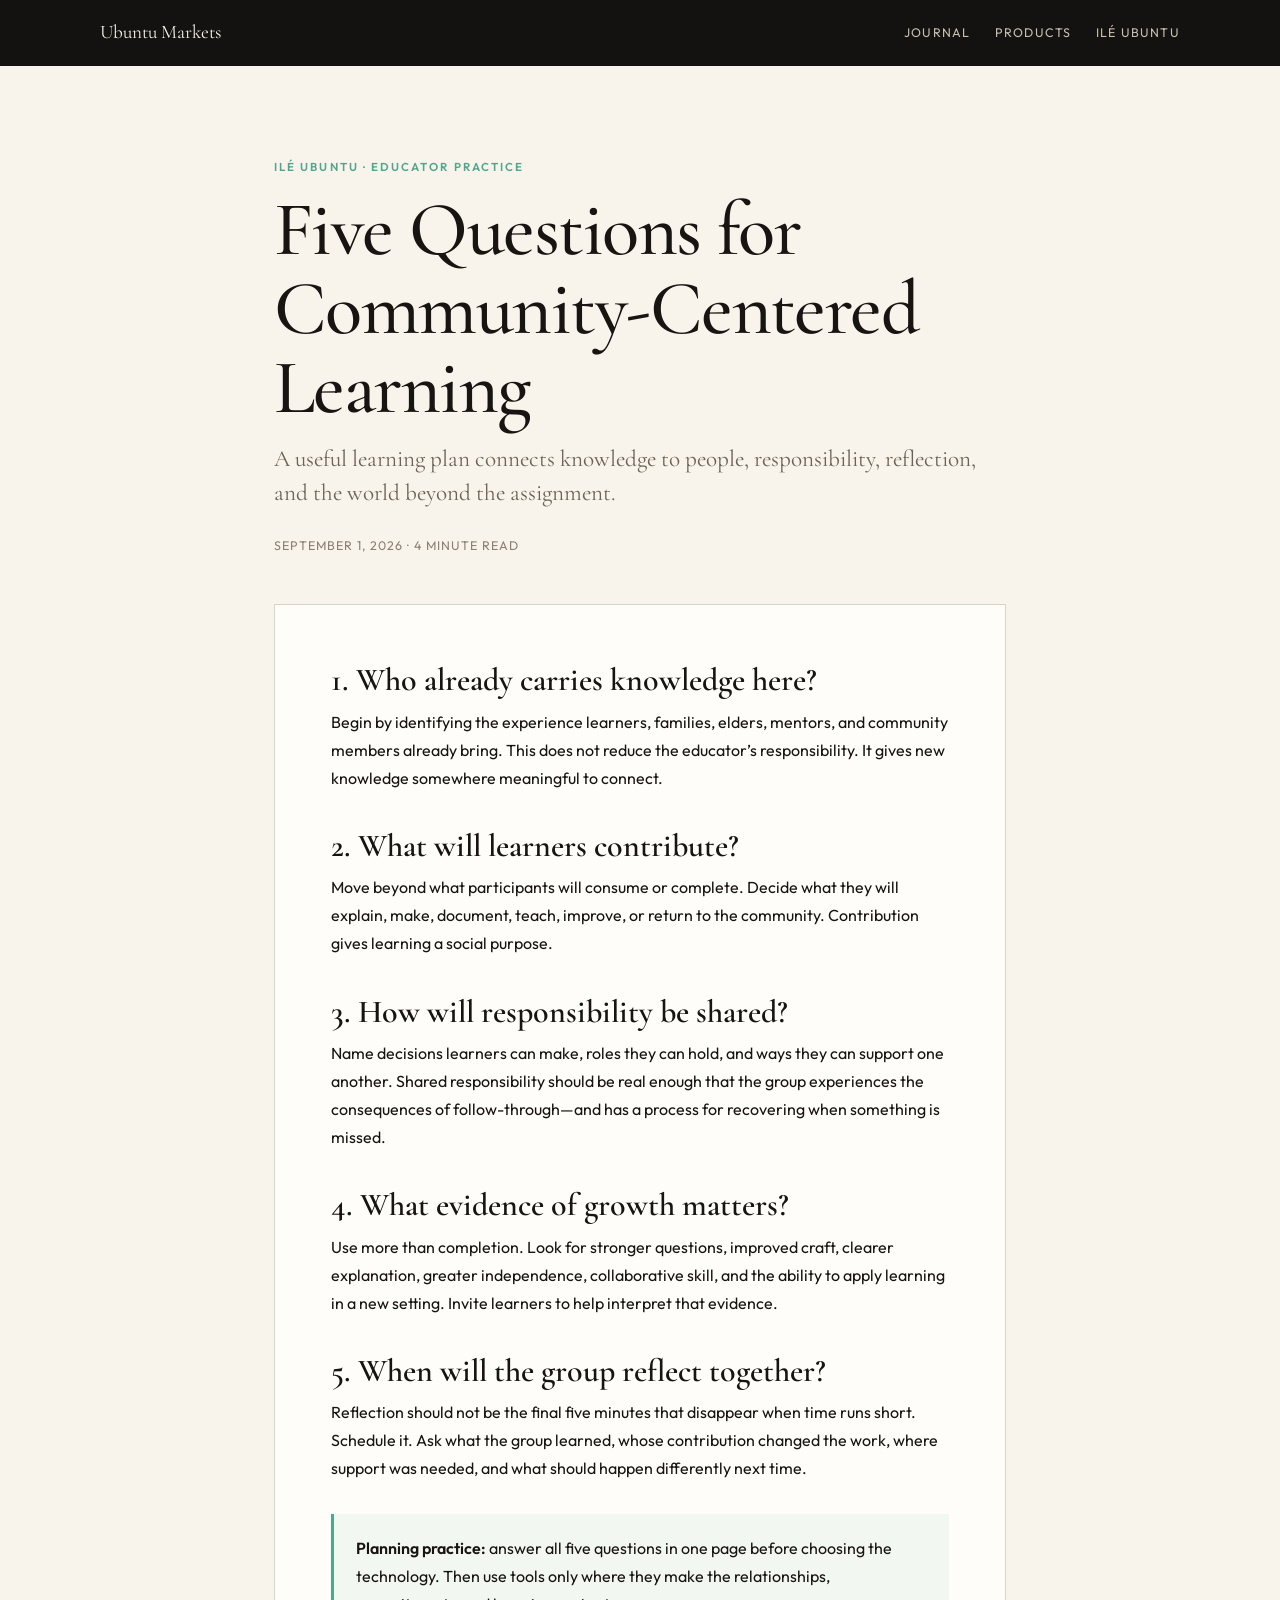
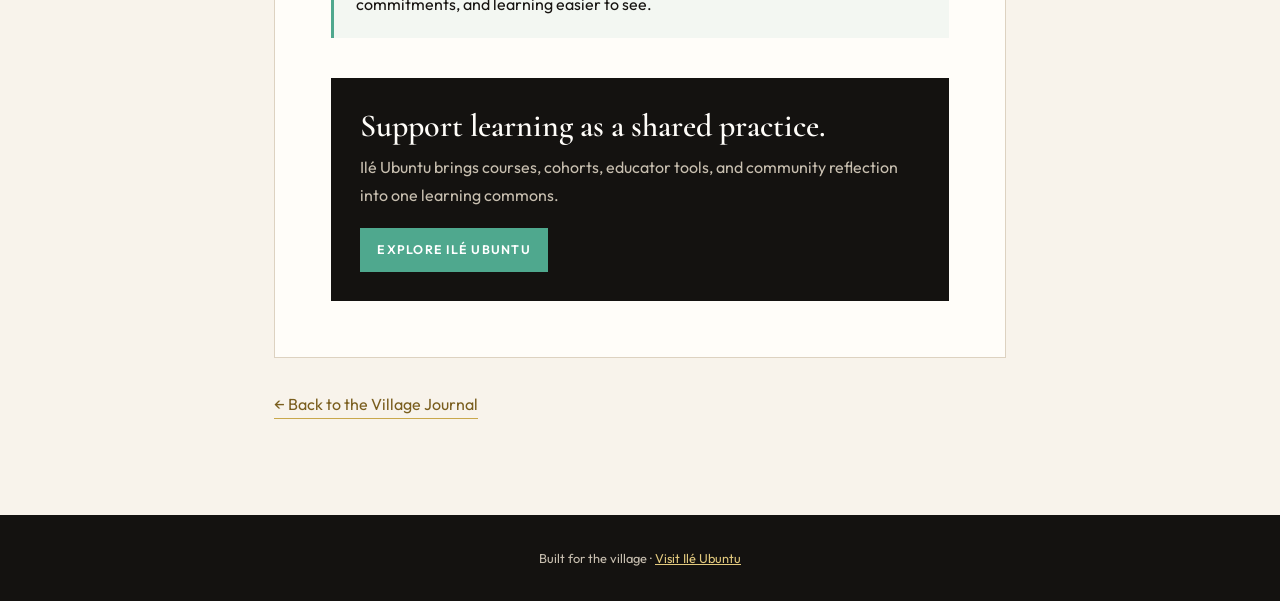
<file: blog/ile-ubuntu/community-centered-learning-questions.html>
<!DOCTYPE html>
<html lang="en">
<head>
  <meta charset="utf-8">
  <meta name="viewport" content="width=device-width, initial-scale=1">
  <title>Five Questions for Community-Centered Learning — Ilé Ubuntu Journal</title>
  <meta name="description" content="Five planning questions for educators designing learning around relationship, shared responsibility, reflection, and meaningful contribution.">
  <link rel="canonical" href="https://ubuntu-markets.org/blog/ile-ubuntu/community-centered-learning-questions.html">
  <link rel="icon" href="/icon.png">
  <link rel="preconnect" href="https://fonts.googleapis.com">
  <link href="https://fonts.googleapis.com/css2?family=Cormorant+Garamond:wght@400;500;600&amp;family=Outfit:wght@300;400;500;600&amp;display=swap" rel="stylesheet">
  <link rel="stylesheet" href="/blog/article.css">
  <style>:root { --accent: #4fa88e; }</style>
  <meta property="og:type" content="article"><meta property="og:title" content="Five Questions for Community-Centered Learning"><meta property="og:description" content="A short planning practice for learning rooted in relationship, responsibility, and contribution."><meta property="og:url" content="https://ubuntu-markets.org/blog/ile-ubuntu/community-centered-learning-questions.html"><meta property="og:image" content="https://ubuntu-markets.org/assets/ile-ubuntu-preview.png">
  <script type="application/ld+json">{"@context":"https://schema.org","@type":"Article","headline":"Five Questions for Community-Centered Learning","datePublished":"2026-09-01","author":{"@type":"Organization","name":"Ilé Ubuntu"},"publisher":{"@type":"Organization","name":"Ubuntu Villages"},"mainEntityOfPage":"https://ubuntu-markets.org/blog/ile-ubuntu/community-centered-learning-questions.html"}</script>
</head>
<body>
  <nav class="site-nav"><a class="brand" href="/">Ubuntu Markets</a><div class="site-nav-links"><a href="/blog/">Journal</a><a href="/#products">Products</a><a href="https://www.ile-ubuntu.org">Ilé Ubuntu</a></div></nav>
  <main class="article-shell">
    <p class="app-label">Ilé Ubuntu · Educator practice</p>
    <h1>Five Questions for Community-Centered Learning</h1>
    <p class="dek">A useful learning plan connects knowledge to people, responsibility, reflection, and the world beyond the assignment.</p>
    <p class="meta"><time datetime="2026-09-01">September 1, 2026</time> · 4 minute read</p>
    <article class="article-body">
      <h2>1. Who already carries knowledge here?</h2>
      <p>Begin by identifying the experience learners, families, elders, mentors, and community members already bring. This does not reduce the educator’s responsibility. It gives new knowledge somewhere meaningful to connect.</p>

      <h2>2. What will learners contribute?</h2>
      <p>Move beyond what participants will consume or complete. Decide what they will explain, make, document, teach, improve, or return to the community. Contribution gives learning a social purpose.</p>

      <h2>3. How will responsibility be shared?</h2>
      <p>Name decisions learners can make, roles they can hold, and ways they can support one another. Shared responsibility should be real enough that the group experiences the consequences of follow-through—and has a process for recovering when something is missed.</p>

      <h2>4. What evidence of growth matters?</h2>
      <p>Use more than completion. Look for stronger questions, improved craft, clearer explanation, greater independence, collaborative skill, and the ability to apply learning in a new setting. Invite learners to help interpret that evidence.</p>

      <h2>5. When will the group reflect together?</h2>
      <p>Reflection should not be the final five minutes that disappear when time runs short. Schedule it. Ask what the group learned, whose contribution changed the work, where support was needed, and what should happen differently next time.</p>
      <div class="callout"><strong>Planning practice:</strong> answer all five questions in one page before choosing the technology. Then use tools only where they make the relationships, commitments, and learning easier to see.</div>

      <section class="product-cta"><h2>Support learning as a shared practice.</h2><p>Ilé Ubuntu brings courses, cohorts, educator tools, and community reflection into one learning commons.</p><a class="button" href="https://www.ile-ubuntu.org">Explore Ilé Ubuntu</a></section>
    </article>
    <a class="back" href="/blog/">← Back to the Village Journal</a>
  </main>
  <footer>Built for the village · <a href="https://www.ile-ubuntu.org">Visit Ilé Ubuntu</a></footer>
</body>
</html>
</file>
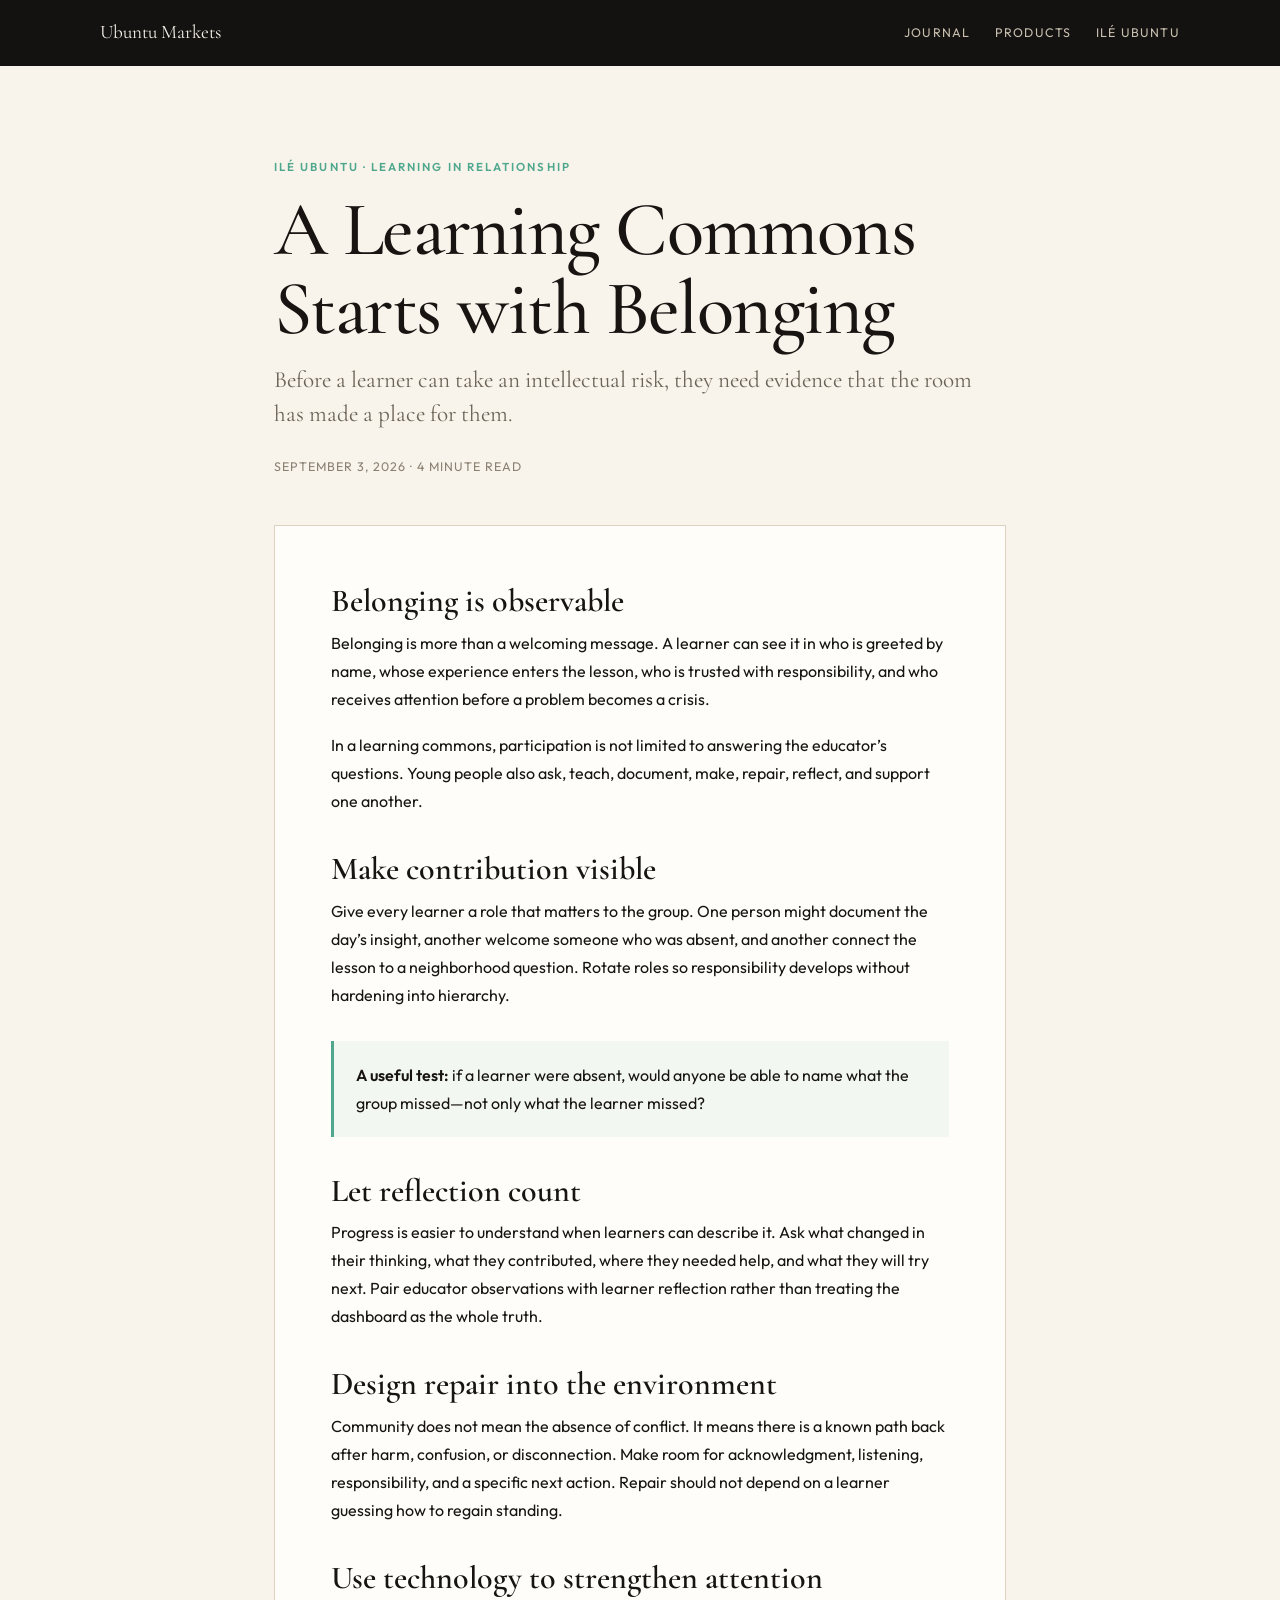
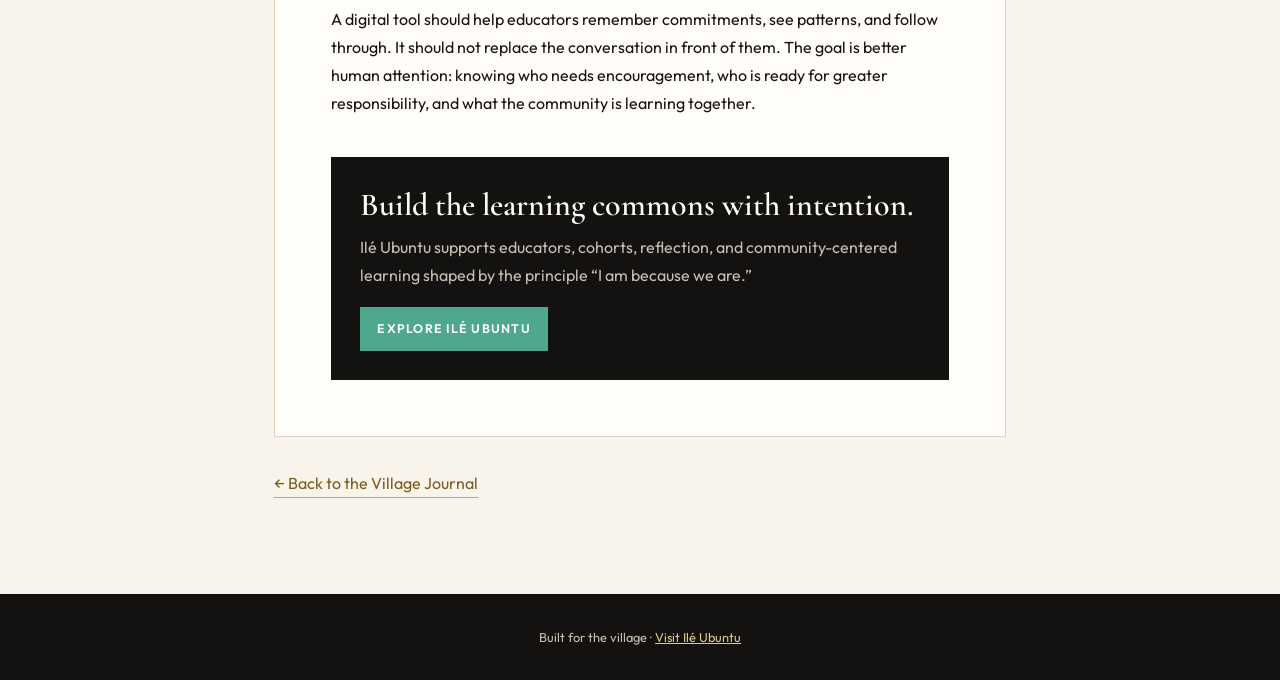
<file: blog/ile-ubuntu/learning-commons-starts-with-belonging.html>
<!DOCTYPE html>
<html lang="en">
<head>
  <meta charset="utf-8">
  <meta name="viewport" content="width=device-width, initial-scale=1">
  <title>A Learning Commons Starts with Belonging — Ilé Ubuntu Journal</title>
  <meta name="description" content="A practical reflection for educators designing community-centered learning environments where young people are known, needed, and able to contribute.">
  <link rel="canonical" href="https://ubuntu-markets.org/blog/ile-ubuntu/learning-commons-starts-with-belonging.html">
  <link rel="icon" href="/icon.png">
  <link rel="preconnect" href="https://fonts.googleapis.com">
  <link href="https://fonts.googleapis.com/css2?family=Cormorant+Garamond:wght@400;500;600&amp;family=Outfit:wght@300;400;500;600&amp;display=swap" rel="stylesheet">
  <link rel="stylesheet" href="/blog/article.css">
  <style>:root { --accent: #4fa88e; }</style>
  <meta property="og:type" content="article"><meta property="og:title" content="A Learning Commons Starts with Belonging"><meta property="og:description" content="Before dashboards or scores, learners need to know that they are known, needed, and able to contribute."><meta property="og:url" content="https://ubuntu-markets.org/blog/ile-ubuntu/learning-commons-starts-with-belonging.html"><meta property="og:image" content="https://ubuntu-markets.org/assets/ile-ubuntu-preview.png">
  <script type="application/ld+json">{"@context":"https://schema.org","@type":"Article","headline":"A Learning Commons Starts with Belonging","datePublished":"2026-09-03","author":{"@type":"Organization","name":"Ilé Ubuntu"},"publisher":{"@type":"Organization","name":"Ubuntu Villages"},"mainEntityOfPage":"https://ubuntu-markets.org/blog/ile-ubuntu/learning-commons-starts-with-belonging.html"}</script>
</head>
<body>
  <nav class="site-nav"><a class="brand" href="/">Ubuntu Markets</a><div class="site-nav-links"><a href="/blog/">Journal</a><a href="/#products">Products</a><a href="https://www.ile-ubuntu.org">Ilé Ubuntu</a></div></nav>
  <main class="article-shell">
    <p class="app-label">Ilé Ubuntu · Learning in relationship</p>
    <h1>A Learning Commons Starts with Belonging</h1>
    <p class="dek">Before a learner can take an intellectual risk, they need evidence that the room has made a place for them.</p>
    <p class="meta"><time datetime="2026-09-03">September 3, 2026</time> · 4 minute read</p>
    <article class="article-body">
      <h2>Belonging is observable</h2>
      <p>Belonging is more than a welcoming message. A learner can see it in who is greeted by name, whose experience enters the lesson, who is trusted with responsibility, and who receives attention before a problem becomes a crisis.</p>
      <p>In a learning commons, participation is not limited to answering the educator’s questions. Young people also ask, teach, document, make, repair, reflect, and support one another.</p>

      <h2>Make contribution visible</h2>
      <p>Give every learner a role that matters to the group. One person might document the day’s insight, another welcome someone who was absent, and another connect the lesson to a neighborhood question. Rotate roles so responsibility develops without hardening into hierarchy.</p>
      <div class="callout"><strong>A useful test:</strong> if a learner were absent, would anyone be able to name what the group missed—not only what the learner missed?</div>

      <h2>Let reflection count</h2>
      <p>Progress is easier to understand when learners can describe it. Ask what changed in their thinking, what they contributed, where they needed help, and what they will try next. Pair educator observations with learner reflection rather than treating the dashboard as the whole truth.</p>

      <h2>Design repair into the environment</h2>
      <p>Community does not mean the absence of conflict. It means there is a known path back after harm, confusion, or disconnection. Make room for acknowledgment, listening, responsibility, and a specific next action. Repair should not depend on a learner guessing how to regain standing.</p>

      <h2>Use technology to strengthen attention</h2>
      <p>A digital tool should help educators remember commitments, see patterns, and follow through. It should not replace the conversation in front of them. The goal is better human attention: knowing who needs encouragement, who is ready for greater responsibility, and what the community is learning together.</p>

      <section class="product-cta"><h2>Build the learning commons with intention.</h2><p>Ilé Ubuntu supports educators, cohorts, reflection, and community-centered learning shaped by the principle “I am because we are.”</p><a class="button" href="https://www.ile-ubuntu.org">Explore Ilé Ubuntu</a></section>
    </article>
    <a class="back" href="/blog/">← Back to the Village Journal</a>
  </main>
  <footer>Built for the village · <a href="https://www.ile-ubuntu.org">Visit Ilé Ubuntu</a></footer>
</body>
</html>
</file>
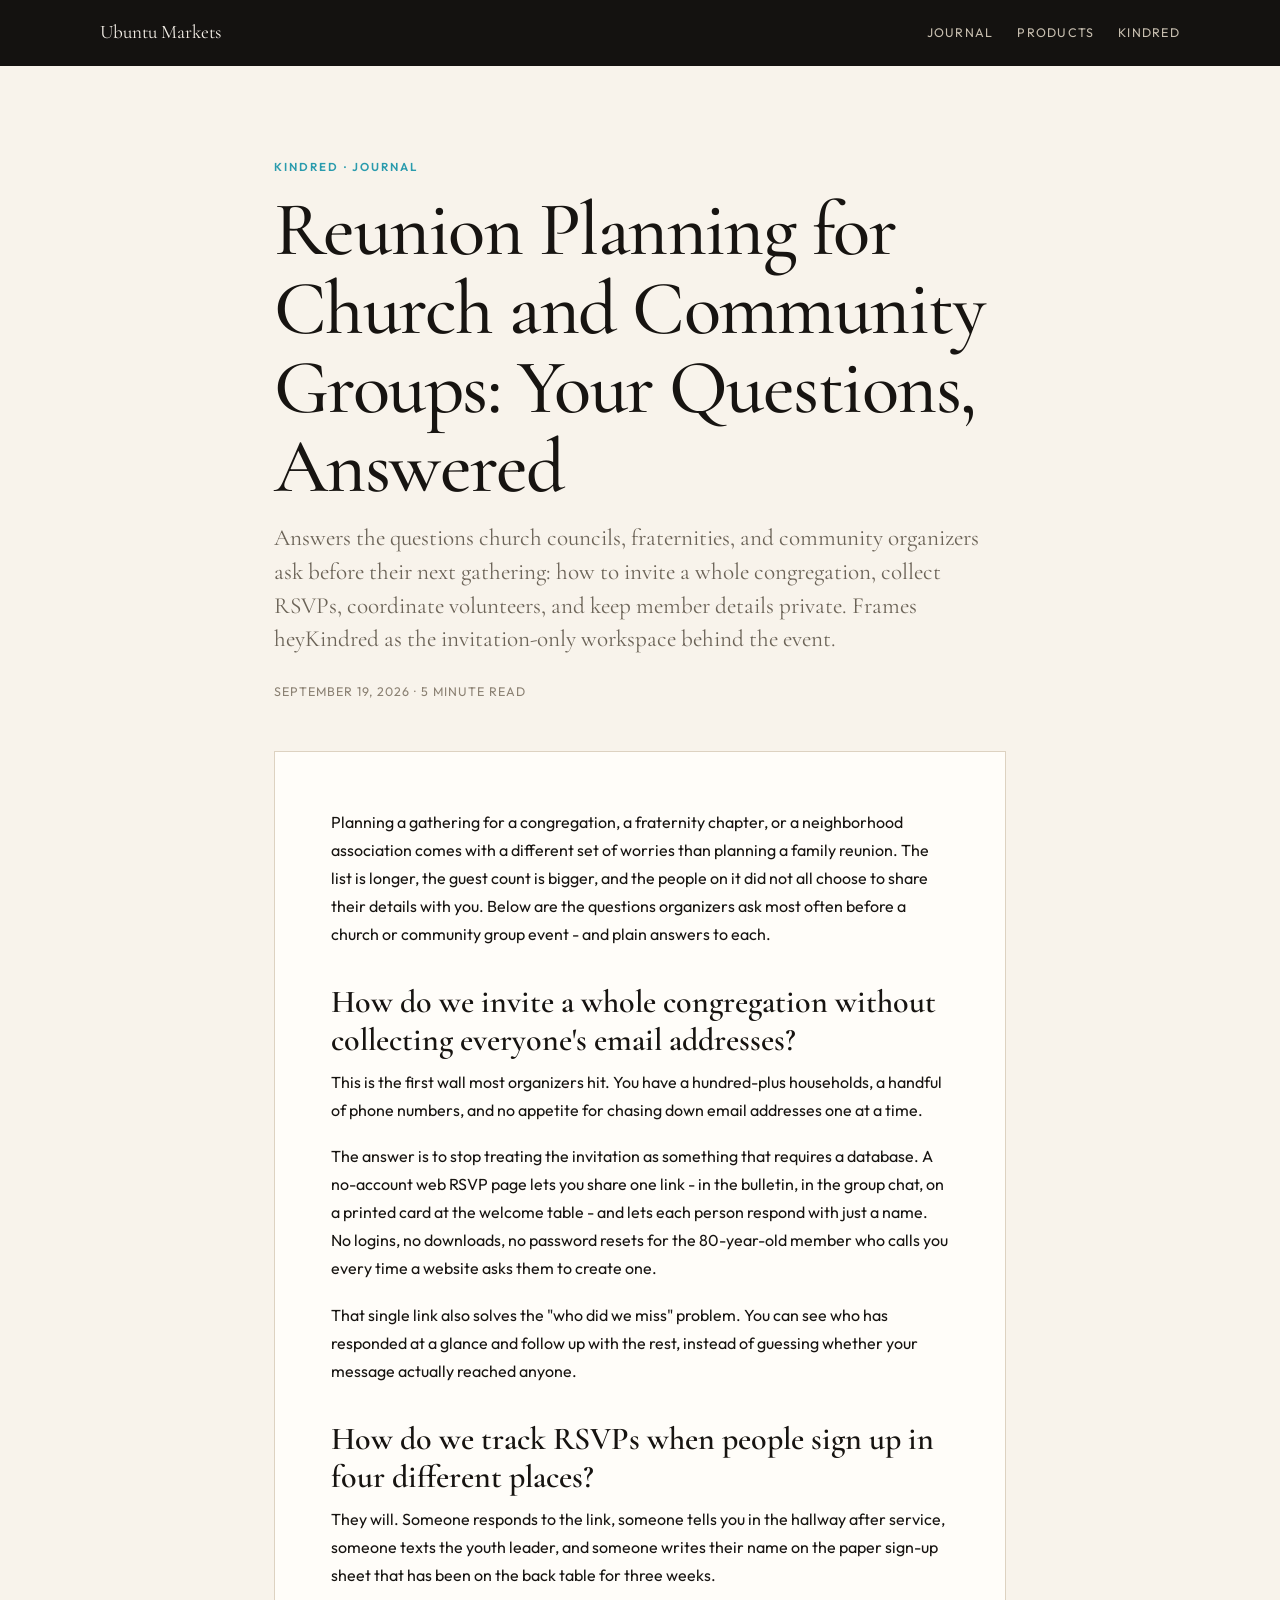
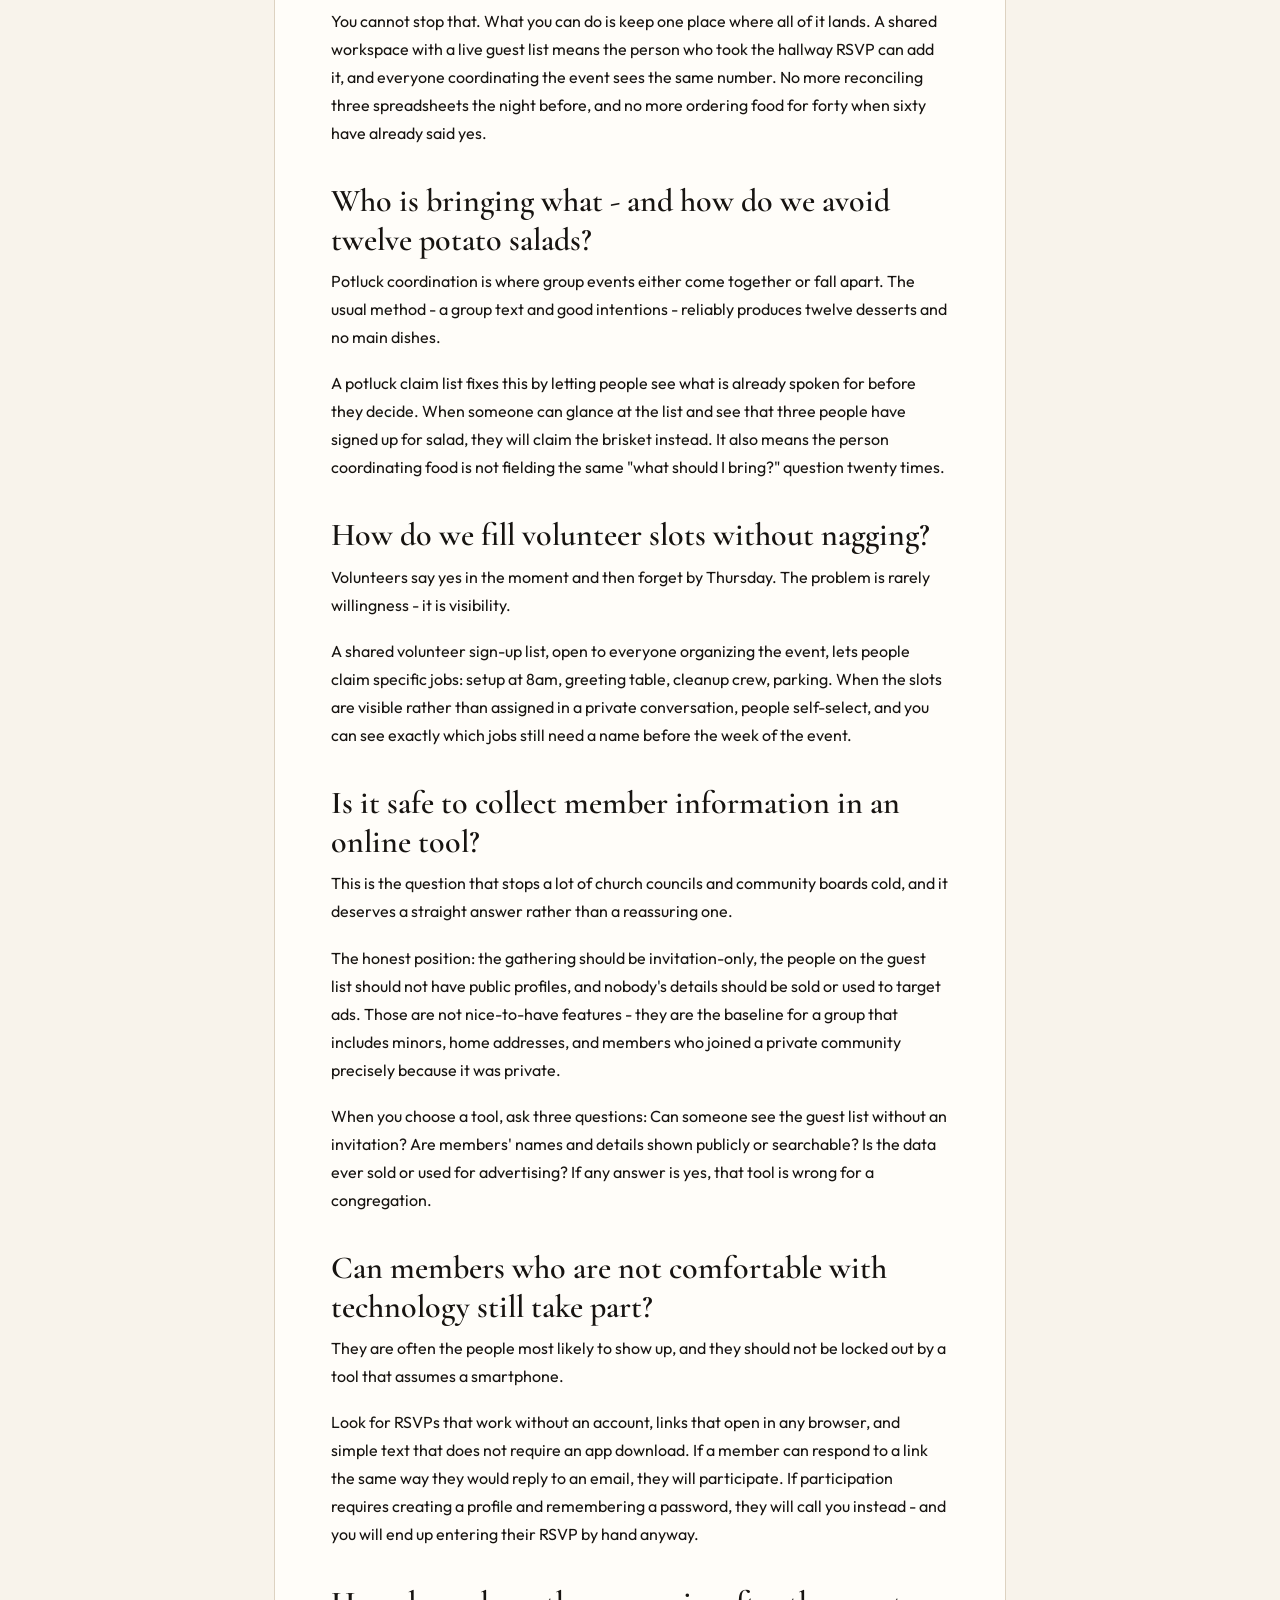
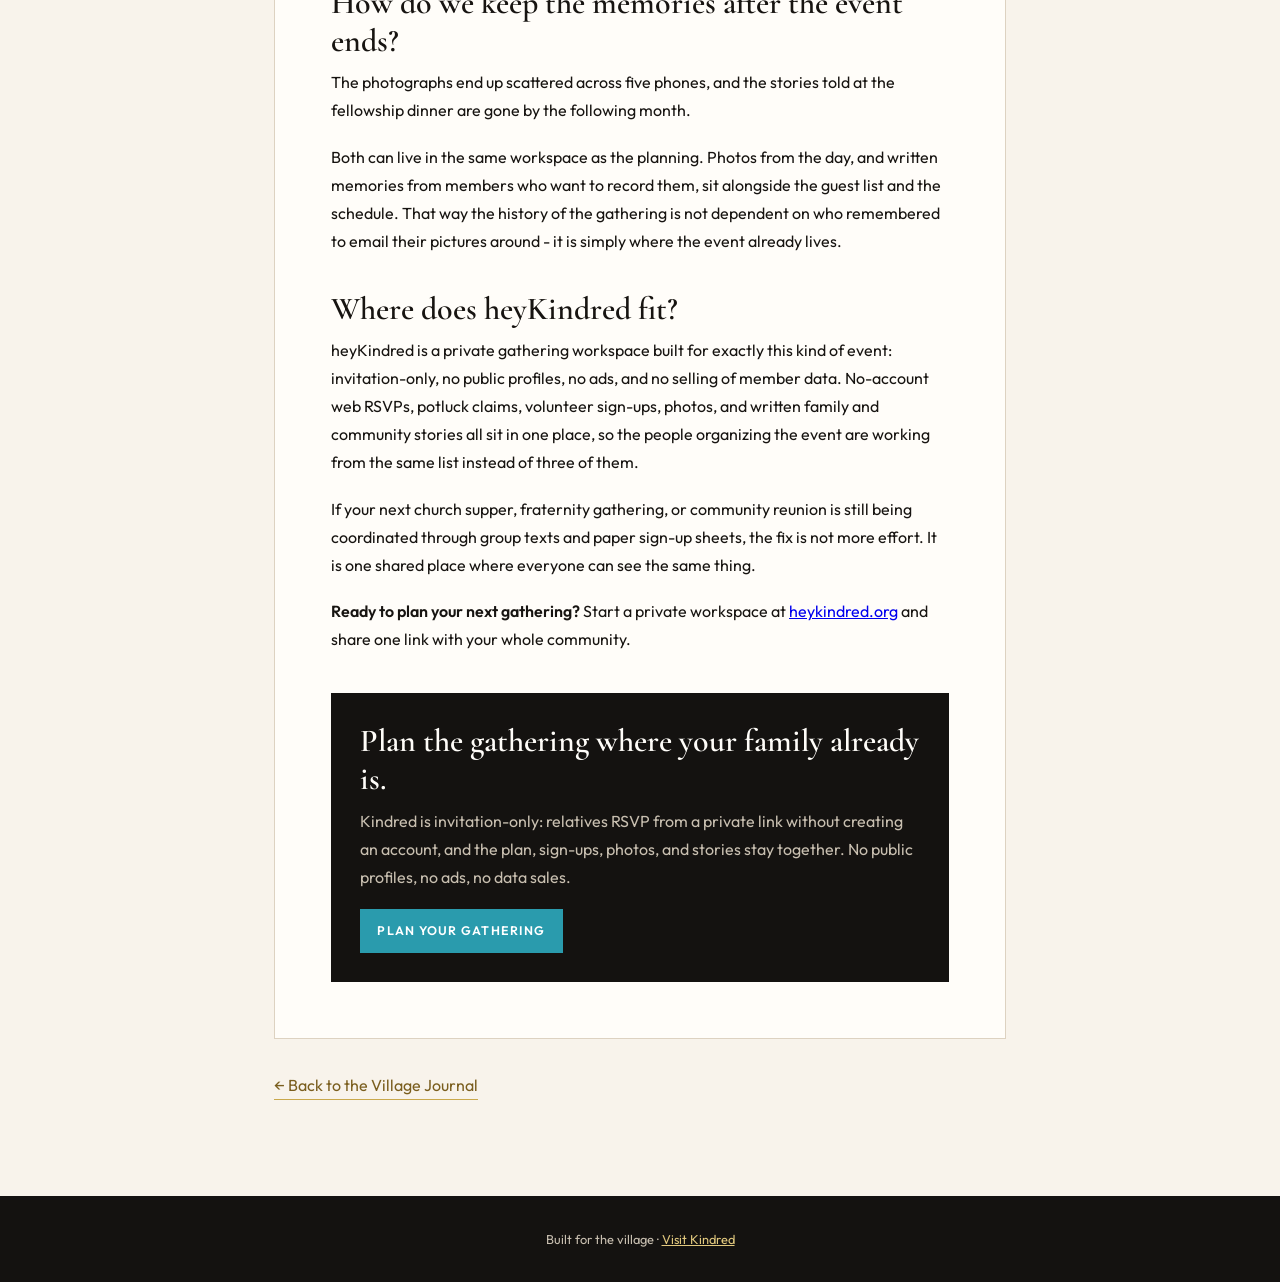
<file: blog/kindred/church-community-group-reunion-planning-faq.html>
<!DOCTYPE html>
<html lang="en">
<head>
  <meta charset="utf-8">
  <meta name="viewport" content="width=device-width, initial-scale=1">
  <title>Church &amp; Community Reunion Planning: FAQs Answered — Kindred Journal</title>
  <meta name="description" content="Answers to the questions church councils, fraternities, and community organizers ask before a gathering: invites, RSVPs, volunteers, and keeping member details private.">
  <link rel="canonical" href="https://ubuntu-markets.org/blog/kindred/church-community-group-reunion-planning-faq.html">
  <link rel="icon" href="/icon.png">
  <link rel="preconnect" href="https://fonts.googleapis.com">
  <link href="https://fonts.googleapis.com/css2?family=Cormorant+Garamond:wght@400;500;600&amp;family=Outfit:wght@300;400;500;600&amp;display=swap" rel="stylesheet">
  <link rel="stylesheet" href="/blog/article.css">
  <style>:root { --accent: #2a9bad; }</style>
  <meta property="og:type" content="article"><meta property="og:title" content="Reunion Planning for Church and Community Groups: Your Questions, Answered"><meta property="og:description" content="Answers to the questions church councils, fraternities, and community organizers ask before a gathering: invites, RSVPs, volunteers, and keeping member details private."><meta property="og:url" content="https://ubuntu-markets.org/blog/kindred/church-community-group-reunion-planning-faq.html"><meta property="og:image" content="https://euwpcnaioorzkhmwfnjn.supabase.co/storage/v1/object/public/creative-assets/images/a1bd8bd4-a0af-4ad9-b69d-66d51739ed47/1789778778227-74v1lff6a9m.jpeg">
  <script type="application/ld+json">{"@context":"https://schema.org","@type":"Article","headline":"Reunion Planning for Church and Community Groups: Your Questions, Answered","datePublished":"2026-09-19","author":{"@type":"Organization","name":"Kindred"},"publisher":{"@type":"Organization","name":"Ubuntu Markets","url":"https://ubuntu-markets.org/"},"mainEntityOfPage":"https://ubuntu-markets.org/blog/kindred/church-community-group-reunion-planning-faq.html"}</script>
</head>
<body>
  <nav class="site-nav"><a class="brand" href="/">Ubuntu Markets</a><div class="site-nav-links"><a href="/blog/">Journal</a><a href="/#products">Products</a><a href="https://www.heykindred.org">Kindred</a></div></nav>
  <main class="article-shell">
    <p class="app-label">Kindred · Journal</p>
    <h1>Reunion Planning for Church and Community Groups: Your Questions, Answered</h1>
    <p class="dek">Answers the questions church councils, fraternities, and community organizers ask before their next gathering: how to invite a whole congregation, collect RSVPs, coordinate volunteers, and keep member details private. Frames heyKindred as the invitation-only workspace behind the event.</p>
    <p class="meta"><time datetime="2026-09-19">September 19, 2026</time> · 5 minute read</p>
    <article class="article-body">
<p>Planning a gathering for a congregation, a fraternity chapter, or a neighborhood association comes with a different set of worries than planning a family reunion. The list is longer, the guest count is bigger, and the people on it did not all choose to share their details with you. Below are the questions organizers ask most often before a church or community group event - and plain answers to each.</p>
<h2>How do we invite a whole congregation without collecting everyone's email addresses?</h2>
<p>This is the first wall most organizers hit. You have a hundred-plus households, a handful of phone numbers, and no appetite for chasing down email addresses one at a time.</p>
<p>The answer is to stop treating the invitation as something that requires a database. A no-account web RSVP page lets you share one link - in the bulletin, in the group chat, on a printed card at the welcome table - and lets each person respond with just a name. No logins, no downloads, no password resets for the 80-year-old member who calls you every time a website asks them to create one.</p>
<p>That single link also solves the "who did we miss" problem. You can see who has responded at a glance and follow up with the rest, instead of guessing whether your message actually reached anyone.</p>
<h2>How do we track RSVPs when people sign up in four different places?</h2>
<p>They will. Someone responds to the link, someone tells you in the hallway after service, someone texts the youth leader, and someone writes their name on the paper sign-up sheet that has been on the back table for three weeks.</p>
<p>You cannot stop that. What you can do is keep one place where all of it lands. A shared workspace with a live guest list means the person who took the hallway RSVP can add it, and everyone coordinating the event sees the same number. No more reconciling three spreadsheets the night before, and no more ordering food for forty when sixty have already said yes.</p>
<h2>Who is bringing what - and how do we avoid twelve potato salads?</h2>
<p>Potluck coordination is where group events either come together or fall apart. The usual method - a group text and good intentions - reliably produces twelve desserts and no main dishes.</p>
<p>A potluck claim list fixes this by letting people see what is already spoken for before they decide. When someone can glance at the list and see that three people have signed up for salad, they will claim the brisket instead. It also means the person coordinating food is not fielding the same "what should I bring?" question twenty times.</p>
<h2>How do we fill volunteer slots without nagging?</h2>
<p>Volunteers say yes in the moment and then forget by Thursday. The problem is rarely willingness - it is visibility.</p>
<p>A shared volunteer sign-up list, open to everyone organizing the event, lets people claim specific jobs: setup at 8am, greeting table, cleanup crew, parking. When the slots are visible rather than assigned in a private conversation, people self-select, and you can see exactly which jobs still need a name before the week of the event.</p>
<h2>Is it safe to collect member information in an online tool?</h2>
<p>This is the question that stops a lot of church councils and community boards cold, and it deserves a straight answer rather than a reassuring one.</p>
<p>The honest position: the gathering should be invitation-only, the people on the guest list should not have public profiles, and nobody's details should be sold or used to target ads. Those are not nice-to-have features - they are the baseline for a group that includes minors, home addresses, and members who joined a private community precisely because it was private.</p>
<p>When you choose a tool, ask three questions: Can someone see the guest list without an invitation? Are members' names and details shown publicly or searchable? Is the data ever sold or used for advertising? If any answer is yes, that tool is wrong for a congregation.</p>
<h2>Can members who are not comfortable with technology still take part?</h2>
<p>They are often the people most likely to show up, and they should not be locked out by a tool that assumes a smartphone.</p>
<p>Look for RSVPs that work without an account, links that open in any browser, and simple text that does not require an app download. If a member can respond to a link the same way they would reply to an email, they will participate. If participation requires creating a profile and remembering a password, they will call you instead - and you will end up entering their RSVP by hand anyway.</p>
<h2>How do we keep the memories after the event ends?</h2>
<p>The photographs end up scattered across five phones, and the stories told at the fellowship dinner are gone by the following month.</p>
<p>Both can live in the same workspace as the planning. Photos from the day, and written memories from members who want to record them, sit alongside the guest list and the schedule. That way the history of the gathering is not dependent on who remembered to email their pictures around - it is simply where the event already lives.</p>
<h2>Where does heyKindred fit?</h2>
<p>heyKindred is a private gathering workspace built for exactly this kind of event: invitation-only, no public profiles, no ads, and no selling of member data. No-account web RSVPs, potluck claims, volunteer sign-ups, photos, and written family and community stories all sit in one place, so the people organizing the event are working from the same list instead of three of them.</p>
<p>If your next church supper, fraternity gathering, or community reunion is still being coordinated through group texts and paper sign-up sheets, the fix is not more effort. It is one shared place where everyone can see the same thing.</p>
<p><strong>Ready to plan your next gathering?</strong> Start a private workspace at <a href="https://heykindred.org" rel="noopener">heykindred.org</a> and share one link with your whole community.</p>

      <section class="product-cta"><h2>Plan the gathering where your family already is.</h2><p>Kindred is invitation-only: relatives RSVP from a private link without creating an account, and the plan, sign-ups, photos, and stories stay together. No public profiles, no ads, no data sales.</p><a class="button" href="https://www.heykindred.org/reunion/start">Plan your gathering</a></section>
    </article>
    <a class="back" href="/blog/">← Back to the Village Journal</a>
  </main>
  <footer>Built for the village · <a href="https://www.heykindred.org">Visit Kindred</a></footer>
</body>
</html>
</file>
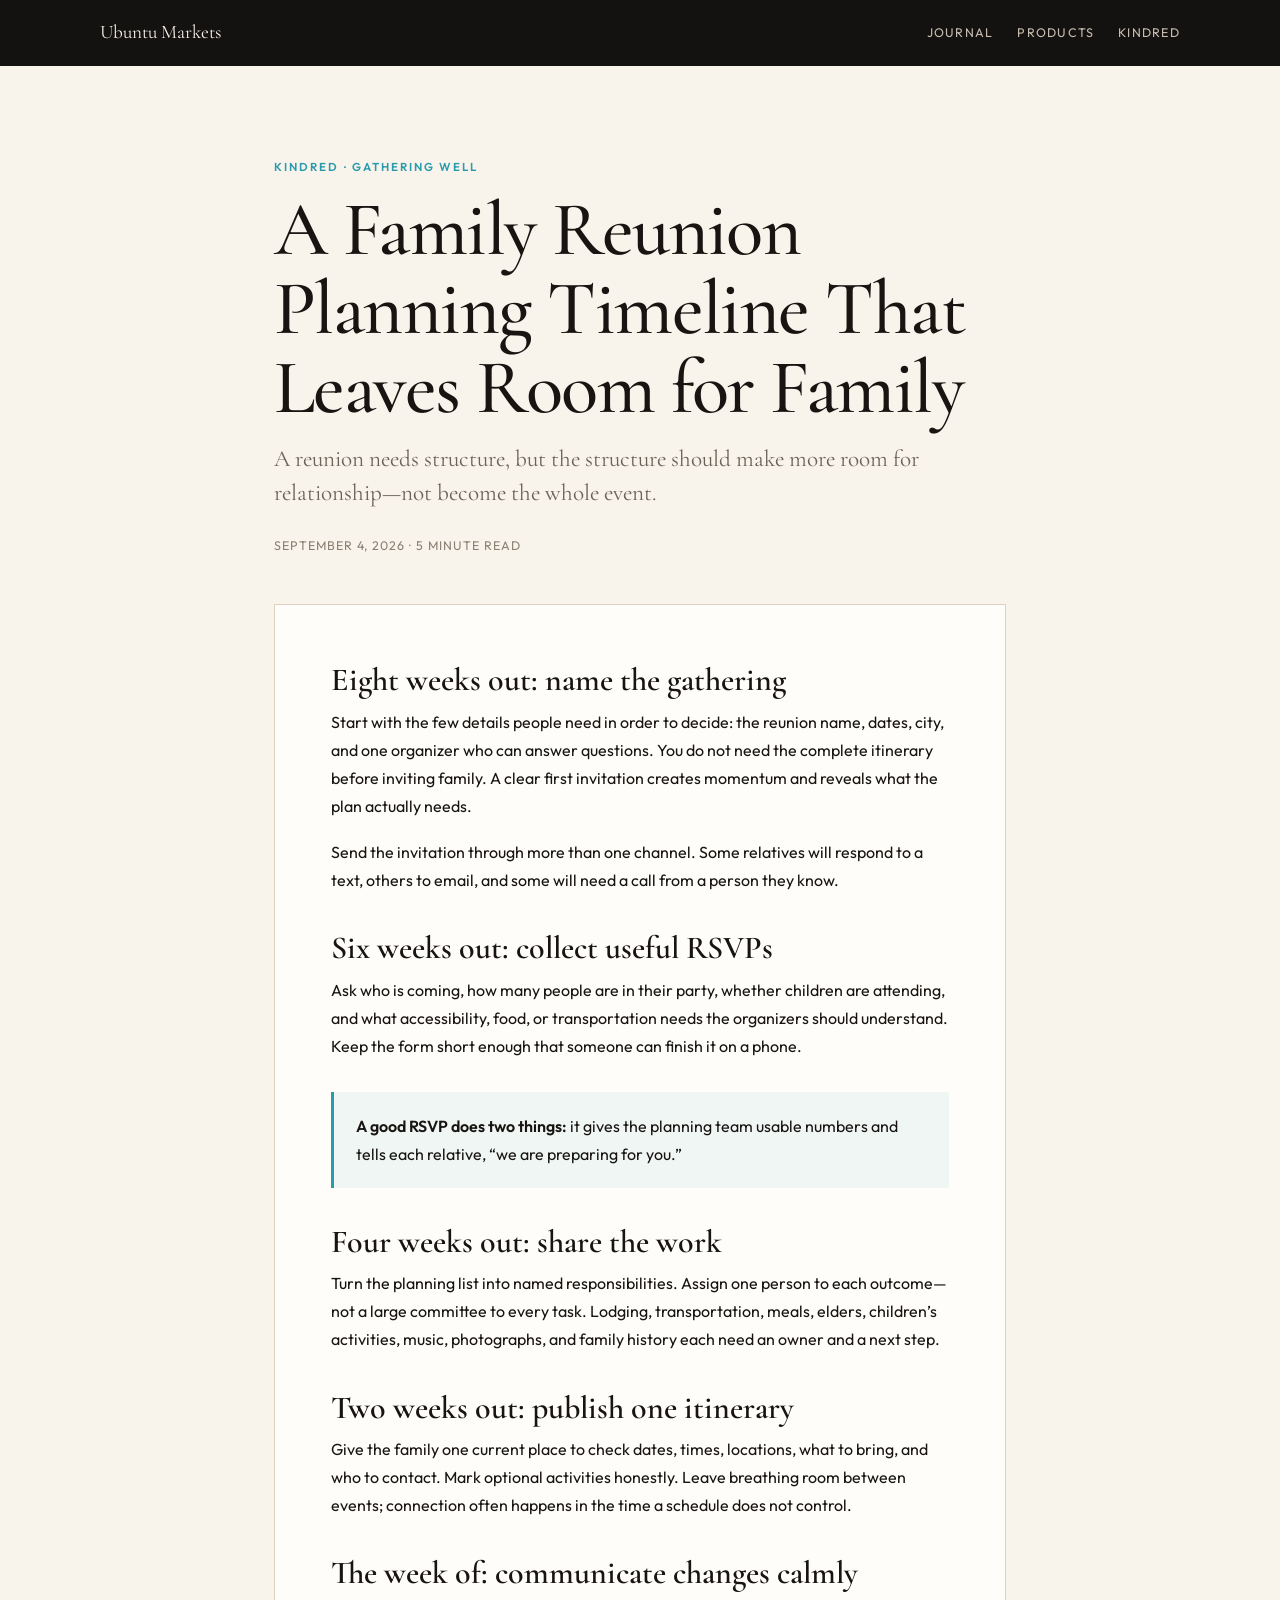
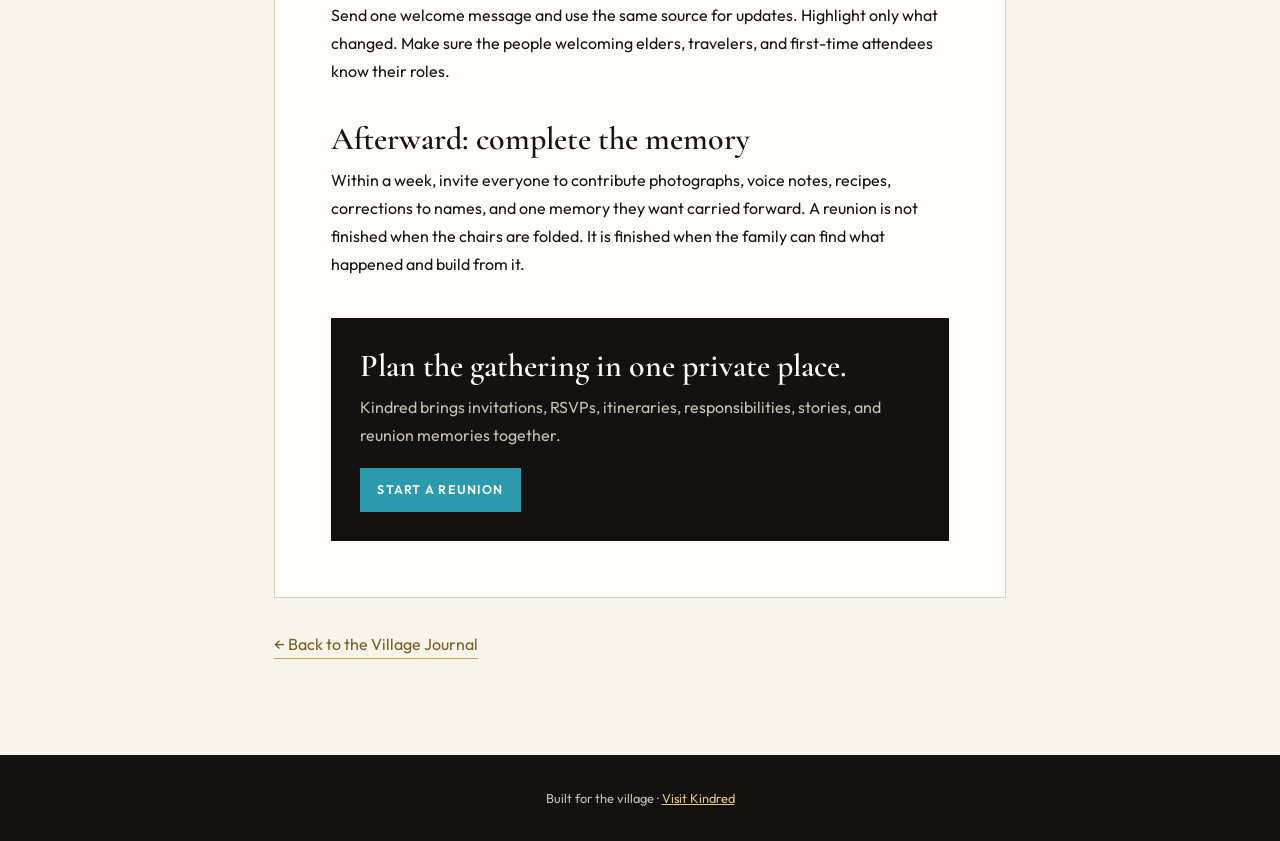
<file: blog/kindred/family-reunion-planning-timeline.html>
<!DOCTYPE html>
<html lang="en">
<head>
  <meta charset="utf-8">
  <meta name="viewport" content="width=device-width, initial-scale=1">
  <title>A Family Reunion Planning Timeline — Kindred Journal</title>
  <meta name="description" content="A practical eight-week family reunion planning timeline for invitations, RSVPs, shared responsibilities, itineraries, and family memories.">
  <link rel="canonical" href="https://ubuntu-markets.org/blog/kindred/family-reunion-planning-timeline.html">
  <link rel="icon" href="/icon.png">
  <link rel="preconnect" href="https://fonts.googleapis.com">
  <link href="https://fonts.googleapis.com/css2?family=Cormorant+Garamond:wght@400;500;600&amp;family=Outfit:wght@300;400;500;600&amp;display=swap" rel="stylesheet">
  <link rel="stylesheet" href="/blog/article.css">
  <style>:root { --accent: #2a9bad; }</style>
  <meta property="og:type" content="article"><meta property="og:title" content="A Family Reunion Planning Timeline That Leaves Room for Family"><meta property="og:description" content="A practical eight-week rhythm for planning the details without losing the reason you are gathering."><meta property="og:url" content="https://ubuntu-markets.org/blog/kindred/family-reunion-planning-timeline.html"><meta property="og:image" content="https://ubuntu-markets.org/assets/kindred-preview.png">
  <script type="application/ld+json">{"@context":"https://schema.org","@type":"Article","headline":"A Family Reunion Planning Timeline That Leaves Room for Family","datePublished":"2026-09-04","author":{"@type":"Organization","name":"Kindred"},"publisher":{"@type":"Organization","name":"Ubuntu Markets","url":"https://ubuntu-markets.org/"},"mainEntityOfPage":"https://ubuntu-markets.org/blog/kindred/family-reunion-planning-timeline.html"}</script>
</head>
<body>
  <nav class="site-nav"><a class="brand" href="/">Ubuntu Markets</a><div class="site-nav-links"><a href="/blog/">Journal</a><a href="/#products">Products</a><a href="https://www.heykindred.org">Kindred</a></div></nav>
  <main class="article-shell">
    <p class="app-label">Kindred · Gathering well</p>
    <h1>A Family Reunion Planning Timeline That Leaves Room for Family</h1>
    <p class="dek">A reunion needs structure, but the structure should make more room for relationship—not become the whole event.</p>
    <p class="meta"><time datetime="2026-09-04">September 4, 2026</time> · 5 minute read</p>
    <article class="article-body">
      <h2>Eight weeks out: name the gathering</h2>
      <p>Start with the few details people need in order to decide: the reunion name, dates, city, and one organizer who can answer questions. You do not need the complete itinerary before inviting family. A clear first invitation creates momentum and reveals what the plan actually needs.</p>
      <p>Send the invitation through more than one channel. Some relatives will respond to a text, others to email, and some will need a call from a person they know.</p>

      <h2>Six weeks out: collect useful RSVPs</h2>
      <p>Ask who is coming, how many people are in their party, whether children are attending, and what accessibility, food, or transportation needs the organizers should understand. Keep the form short enough that someone can finish it on a phone.</p>
      <div class="callout"><strong>A good RSVP does two things:</strong> it gives the planning team usable numbers and tells each relative, “we are preparing for you.”</div>

      <h2>Four weeks out: share the work</h2>
      <p>Turn the planning list into named responsibilities. Assign one person to each outcome—not a large committee to every task. Lodging, transportation, meals, elders, children’s activities, music, photographs, and family history each need an owner and a next step.</p>

      <h2>Two weeks out: publish one itinerary</h2>
      <p>Give the family one current place to check dates, times, locations, what to bring, and who to contact. Mark optional activities honestly. Leave breathing room between events; connection often happens in the time a schedule does not control.</p>

      <h2>The week of: communicate changes calmly</h2>
      <p>Send one welcome message and use the same source for updates. Highlight only what changed. Make sure the people welcoming elders, travelers, and first-time attendees know their roles.</p>

      <h2>Afterward: complete the memory</h2>
      <p>Within a week, invite everyone to contribute photographs, voice notes, recipes, corrections to names, and one memory they want carried forward. A reunion is not finished when the chairs are folded. It is finished when the family can find what happened and build from it.</p>

      <section class="product-cta"><h2>Plan the gathering in one private place.</h2><p>Kindred brings invitations, RSVPs, itineraries, responsibilities, stories, and reunion memories together.</p><a class="button" href="https://www.heykindred.org/reunion/start">Start a reunion</a></section>
    </article>
    <a class="back" href="/blog/">← Back to the Village Journal</a>
  </main>
  <footer>Built for the village · <a href="https://www.heykindred.org">Visit Kindred</a></footer>
</body>
</html>
</file>
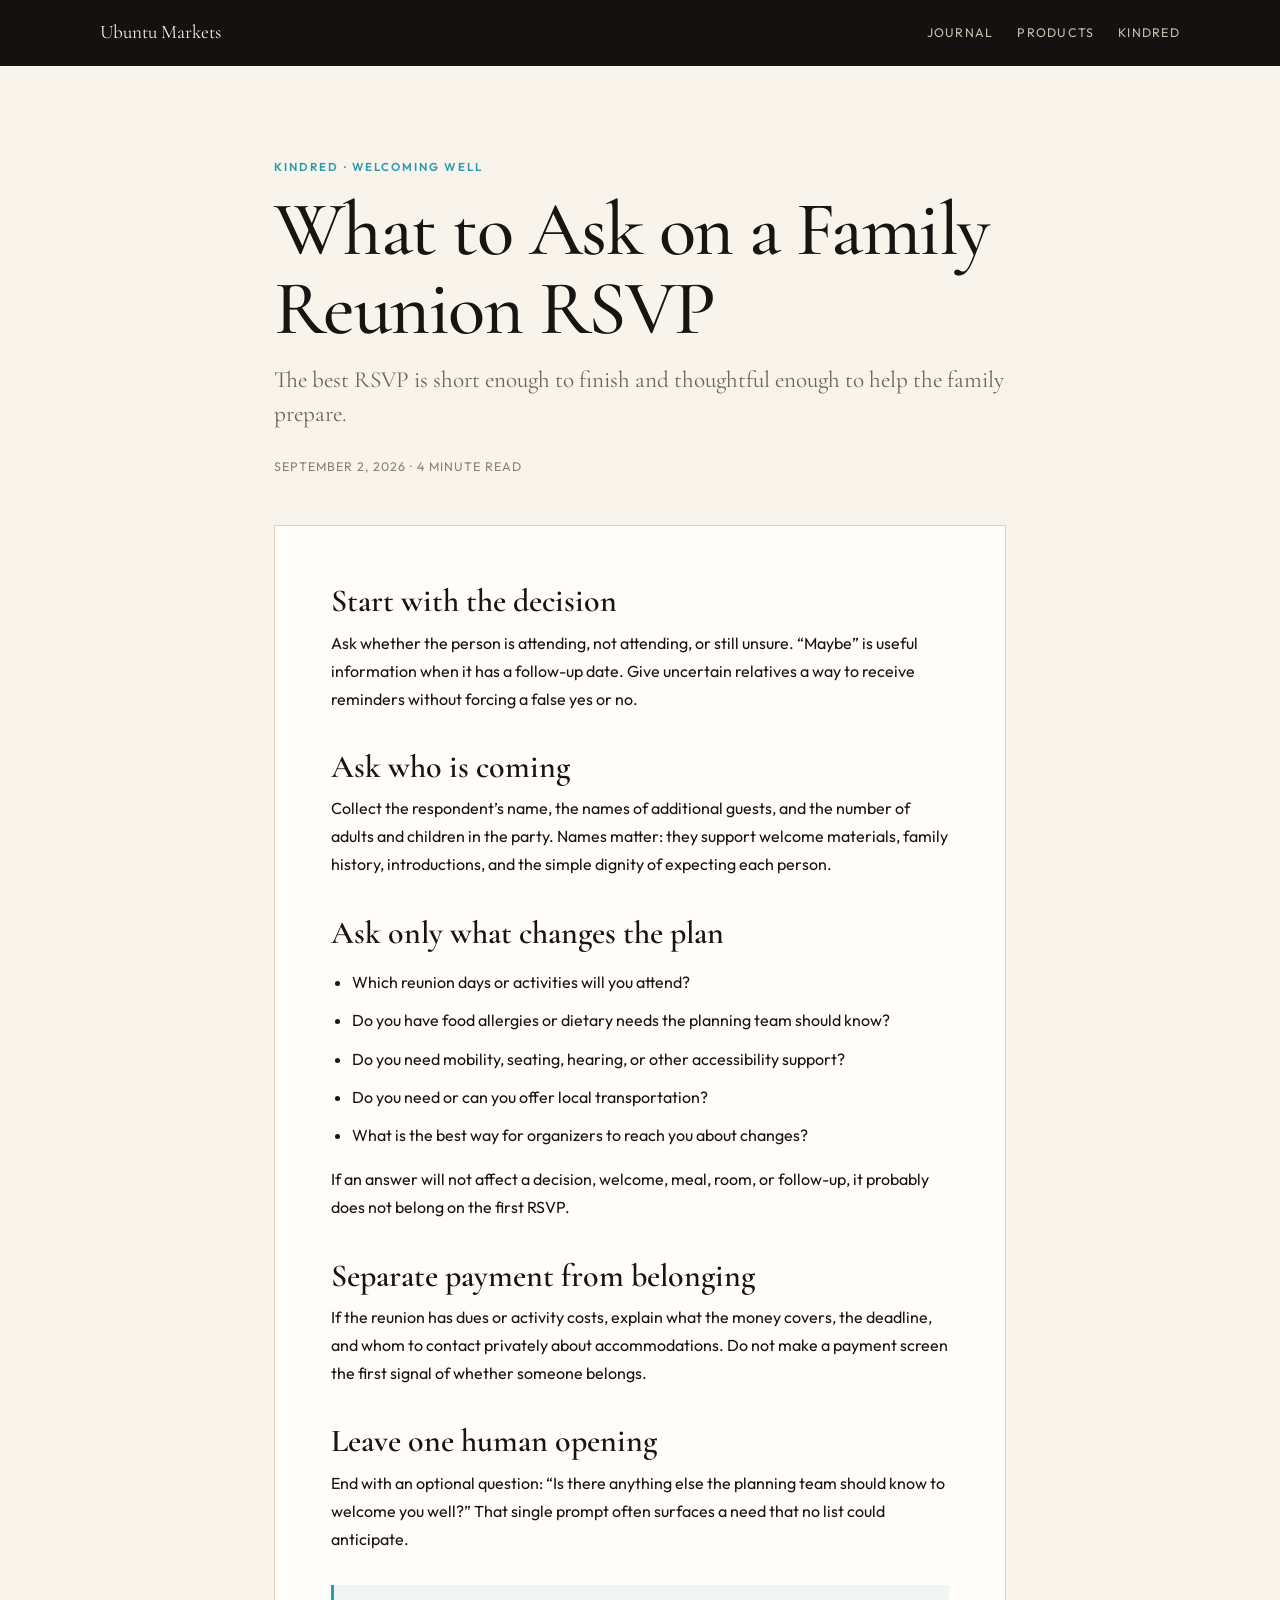
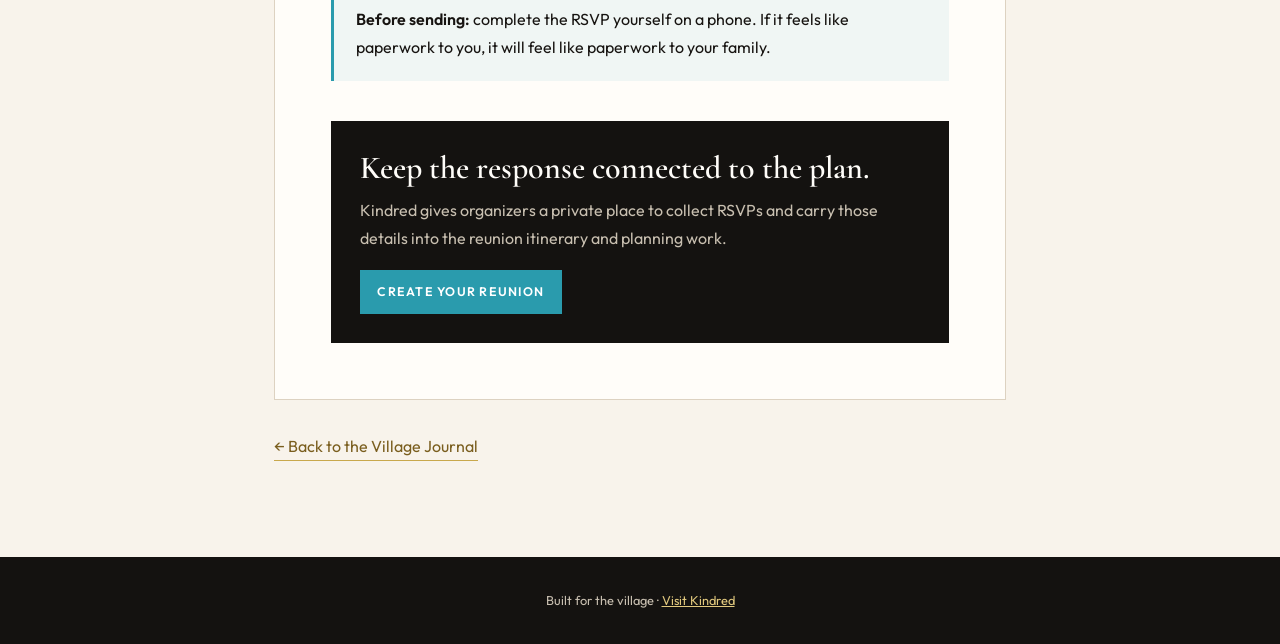
<file: blog/kindred/family-reunion-rsvp-questions.html>
<!DOCTYPE html>
<html lang="en">
<head>
  <meta charset="utf-8">
  <meta name="viewport" content="width=device-width, initial-scale=1">
  <title>What to Ask on a Family Reunion RSVP — Kindred Journal</title>
  <meta name="description" content="The essential family reunion RSVP questions for an invitation that is short, welcoming, and genuinely useful to organizers.">
  <link rel="canonical" href="https://ubuntu-markets.org/blog/kindred/family-reunion-rsvp-questions.html">
  <link rel="icon" href="/icon.png">
  <link rel="preconnect" href="https://fonts.googleapis.com">
  <link href="https://fonts.googleapis.com/css2?family=Cormorant+Garamond:wght@400;500;600&amp;family=Outfit:wght@300;400;500;600&amp;display=swap" rel="stylesheet">
  <link rel="stylesheet" href="/blog/article.css">
  <style>:root { --accent: #2a9bad; }</style>
  <meta property="og:type" content="article"><meta property="og:title" content="What to Ask on a Family Reunion RSVP"><meta property="og:description" content="Collect what organizers need without turning a family invitation into an exhausting form."><meta property="og:url" content="https://ubuntu-markets.org/blog/kindred/family-reunion-rsvp-questions.html"><meta property="og:image" content="https://ubuntu-markets.org/assets/kindred-preview.png">
  <script type="application/ld+json">{"@context":"https://schema.org","@type":"Article","headline":"What to Ask on a Family Reunion RSVP","datePublished":"2026-09-02","author":{"@type":"Organization","name":"Kindred"},"publisher":{"@type":"Organization","name":"Ubuntu Markets","url":"https://ubuntu-markets.org/"},"mainEntityOfPage":"https://ubuntu-markets.org/blog/kindred/family-reunion-rsvp-questions.html"}</script>
</head>
<body>
  <nav class="site-nav"><a class="brand" href="/">Ubuntu Markets</a><div class="site-nav-links"><a href="/blog/">Journal</a><a href="/#products">Products</a><a href="https://www.heykindred.org">Kindred</a></div></nav>
  <main class="article-shell">
    <p class="app-label">Kindred · Welcoming well</p>
    <h1>What to Ask on a Family Reunion RSVP</h1>
    <p class="dek">The best RSVP is short enough to finish and thoughtful enough to help the family prepare.</p>
    <p class="meta"><time datetime="2026-09-02">September 2, 2026</time> · 4 minute read</p>
    <article class="article-body">
      <h2>Start with the decision</h2>
      <p>Ask whether the person is attending, not attending, or still unsure. “Maybe” is useful information when it has a follow-up date. Give uncertain relatives a way to receive reminders without forcing a false yes or no.</p>

      <h2>Ask who is coming</h2>
      <p>Collect the respondent’s name, the names of additional guests, and the number of adults and children in the party. Names matter: they support welcome materials, family history, introductions, and the simple dignity of expecting each person.</p>

      <h2>Ask only what changes the plan</h2>
      <ul>
        <li>Which reunion days or activities will you attend?</li>
        <li>Do you have food allergies or dietary needs the planning team should know?</li>
        <li>Do you need mobility, seating, hearing, or other accessibility support?</li>
        <li>Do you need or can you offer local transportation?</li>
        <li>What is the best way for organizers to reach you about changes?</li>
      </ul>
      <p>If an answer will not affect a decision, welcome, meal, room, or follow-up, it probably does not belong on the first RSVP.</p>

      <h2>Separate payment from belonging</h2>
      <p>If the reunion has dues or activity costs, explain what the money covers, the deadline, and whom to contact privately about accommodations. Do not make a payment screen the first signal of whether someone belongs.</p>

      <h2>Leave one human opening</h2>
      <p>End with an optional question: “Is there anything else the planning team should know to welcome you well?” That single prompt often surfaces a need that no list could anticipate.</p>
      <div class="callout"><strong>Before sending:</strong> complete the RSVP yourself on a phone. If it feels like paperwork to you, it will feel like paperwork to your family.</div>

      <section class="product-cta"><h2>Keep the response connected to the plan.</h2><p>Kindred gives organizers a private place to collect RSVPs and carry those details into the reunion itinerary and planning work.</p><a class="button" href="https://www.heykindred.org/reunion/start">Create your reunion</a></section>
    </article>
    <a class="back" href="/blog/">← Back to the Village Journal</a>
  </main>
  <footer>Built for the village · <a href="https://www.heykindred.org">Visit Kindred</a></footer>
</body>
</html>
</file>
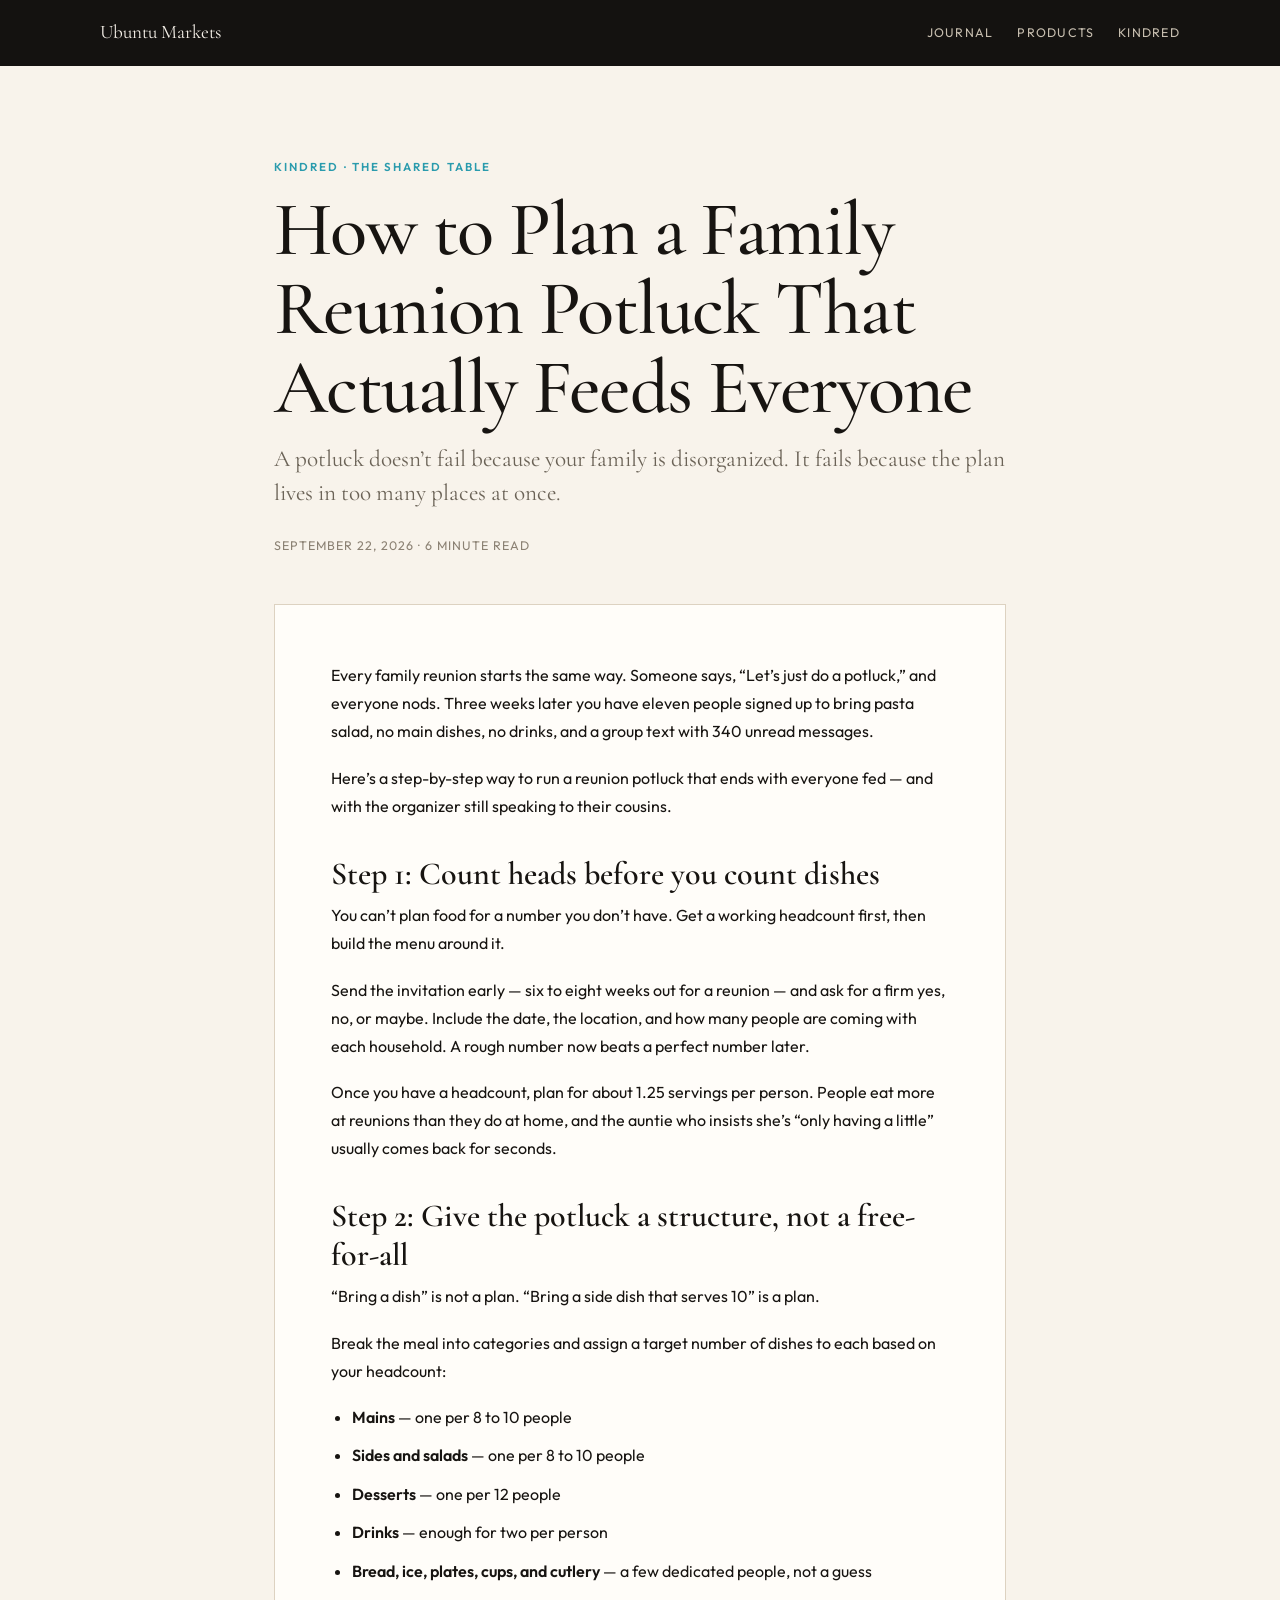
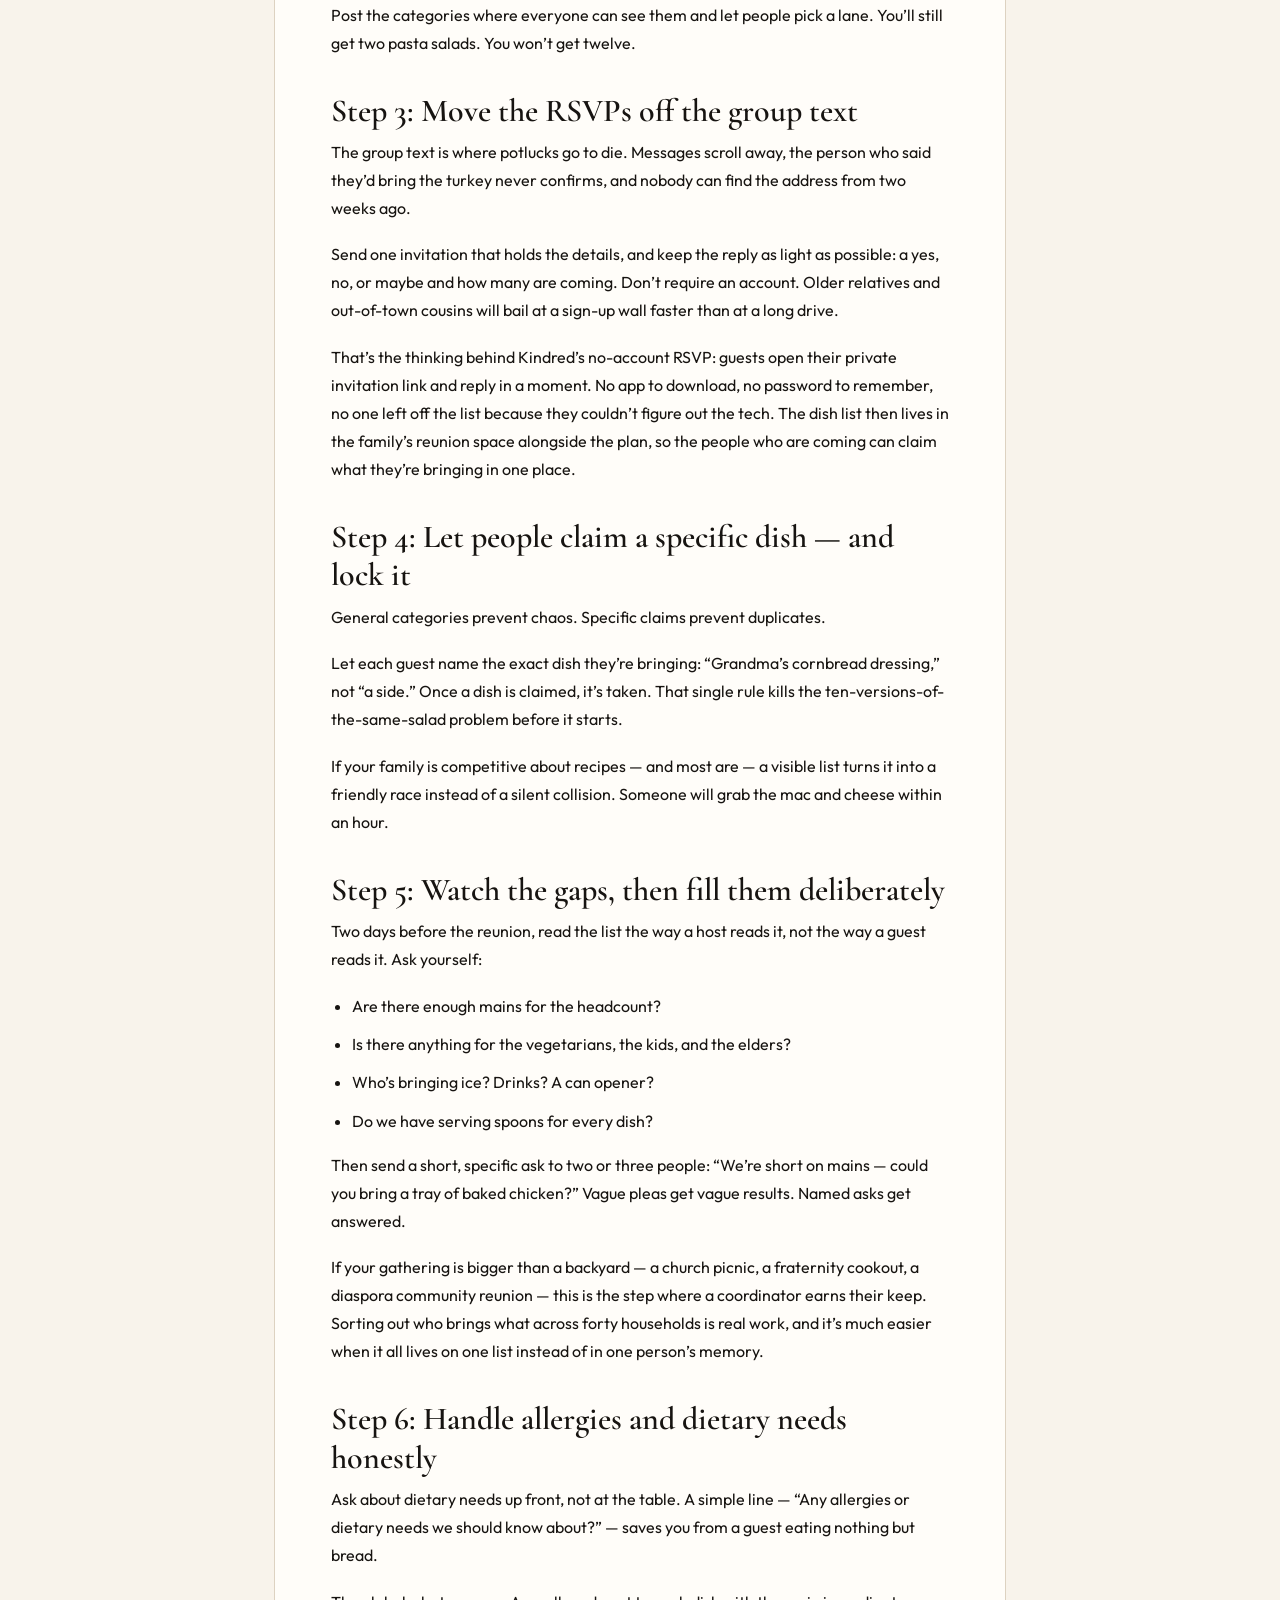
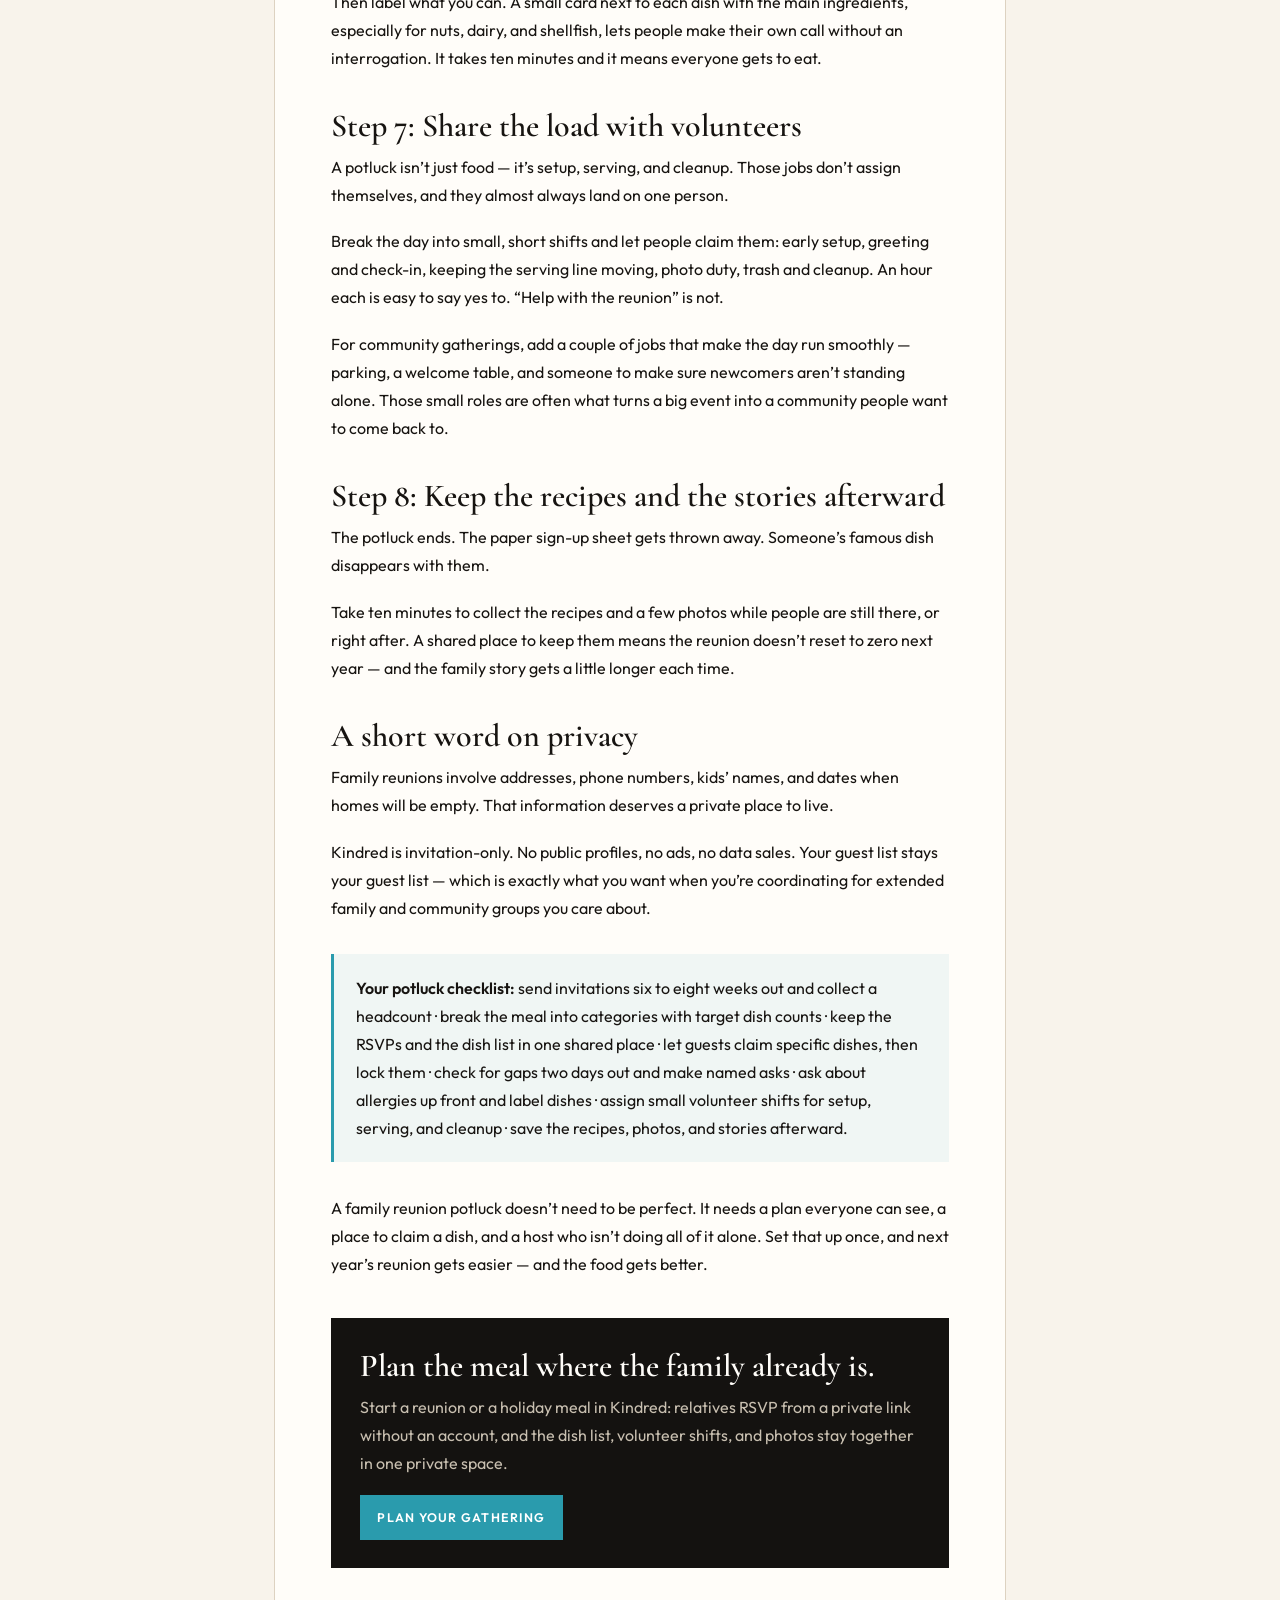
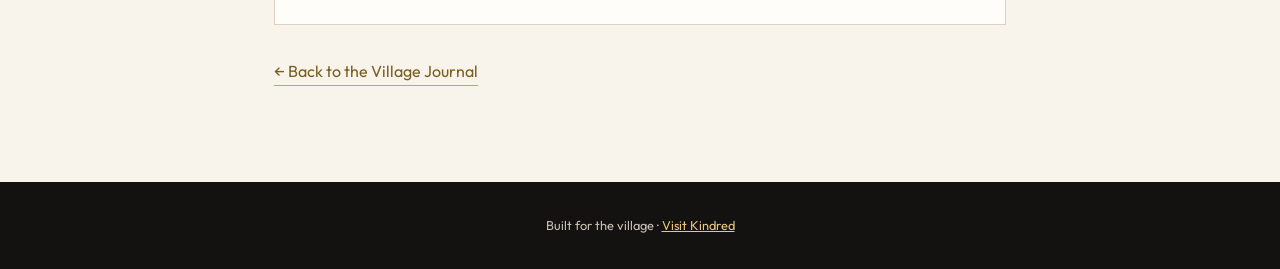
<file: blog/kindred/how-to-plan-a-family-reunion-potluck.html>
<!DOCTYPE html>
<html lang="en">
<head>
  <meta charset="utf-8">
  <meta name="viewport" content="width=device-width, initial-scale=1">
  <title>How to Plan a Family Reunion Potluck That Feeds Everyone — Kindred Journal</title>
  <meta name="description" content="Plan a family reunion potluck without group-text chaos: get a headcount, give the meal a structure, let everyone claim a dish, and make sure the food actually feeds the whole family.">
  <link rel="canonical" href="https://ubuntu-markets.org/blog/kindred/how-to-plan-a-family-reunion-potluck.html">
  <link rel="icon" href="/icon.png">
  <link rel="preconnect" href="https://fonts.googleapis.com">
  <link href="https://fonts.googleapis.com/css2?family=Cormorant+Garamond:wght@400;500;600&amp;family=Outfit:wght@300;400;500;600&amp;display=swap" rel="stylesheet">
  <link rel="stylesheet" href="/blog/article.css">
  <style>:root { --accent: #2a9bad; }</style>
  <meta property="og:type" content="article"><meta property="og:title" content="How to Plan a Family Reunion Potluck That Feeds Everyone"><meta property="og:description" content="A step-by-step plan that ends with everyone fed — and the organizer still speaking to their cousins."><meta property="og:url" content="https://ubuntu-markets.org/blog/kindred/how-to-plan-a-family-reunion-potluck.html"><meta property="og:image" content="https://ubuntu-markets.org/assets/kindred-preview.png">
  <script type="application/ld+json">{"@context":"https://schema.org","@type":"Article","headline":"How to Plan a Family Reunion Potluck That Feeds Everyone","datePublished":"2026-09-22","author":{"@type":"Organization","name":"Kindred"},"publisher":{"@type":"Organization","name":"Ubuntu Markets","url":"https://ubuntu-markets.org/"},"mainEntityOfPage":"https://ubuntu-markets.org/blog/kindred/how-to-plan-a-family-reunion-potluck.html"}</script>
</head>
<body>
  <nav class="site-nav"><a class="brand" href="/">Ubuntu Markets</a><div class="site-nav-links"><a href="/blog/">Journal</a><a href="/#products">Products</a><a href="https://www.heykindred.org">Kindred</a></div></nav>
  <main class="article-shell">
    <p class="app-label">Kindred · The shared table</p>
    <h1>How to Plan a Family Reunion Potluck That Actually Feeds Everyone</h1>
    <p class="dek">A potluck doesn’t fail because your family is disorganized. It fails because the plan lives in too many places at once.</p>
    <p class="meta"><time datetime="2026-09-22">September 22, 2026</time> · 6 minute read</p>
    <article class="article-body">
      <p>Every family reunion starts the same way. Someone says, “Let’s just do a potluck,” and everyone nods. Three weeks later you have eleven people signed up to bring pasta salad, no main dishes, no drinks, and a group text with 340 unread messages.</p>
      <p>Here’s a step-by-step way to run a reunion potluck that ends with everyone fed — and with the organizer still speaking to their cousins.</p>

      <h2>Step 1: Count heads before you count dishes</h2>
      <p>You can’t plan food for a number you don’t have. Get a working headcount first, then build the menu around it.</p>
      <p>Send the invitation early — six to eight weeks out for a reunion — and ask for a firm yes, no, or maybe. Include the date, the location, and how many people are coming with each household. A rough number now beats a perfect number later.</p>
      <p>Once you have a headcount, plan for about 1.25 servings per person. People eat more at reunions than they do at home, and the auntie who insists she’s “only having a little” usually comes back for seconds.</p>

      <h2>Step 2: Give the potluck a structure, not a free-for-all</h2>
      <p>“Bring a dish” is not a plan. “Bring a side dish that serves 10” is a plan.</p>
      <p>Break the meal into categories and assign a target number of dishes to each based on your headcount:</p>
      <ul>
        <li><strong>Mains</strong> — one per 8 to 10 people</li>
        <li><strong>Sides and salads</strong> — one per 8 to 10 people</li>
        <li><strong>Desserts</strong> — one per 12 people</li>
        <li><strong>Drinks</strong> — enough for two per person</li>
        <li><strong>Bread, ice, plates, cups, and cutlery</strong> — a few dedicated people, not a guess</li>
      </ul>
      <p>Post the categories where everyone can see them and let people pick a lane. You’ll still get two pasta salads. You won’t get twelve.</p>

      <h2>Step 3: Move the RSVPs off the group text</h2>
      <p>The group text is where potlucks go to die. Messages scroll away, the person who said they’d bring the turkey never confirms, and nobody can find the address from two weeks ago.</p>
      <p>Send one invitation that holds the details, and keep the reply as light as possible: a yes, no, or maybe and how many are coming. Don’t require an account. Older relatives and out-of-town cousins will bail at a sign-up wall faster than at a long drive.</p>
      <p>That’s the thinking behind Kindred’s no-account RSVP: guests open their private invitation link and reply in a moment. No app to download, no password to remember, no one left off the list because they couldn’t figure out the tech. The dish list then lives in the family’s reunion space alongside the plan, so the people who are coming can claim what they’re bringing in one place.</p>

      <h2>Step 4: Let people claim a specific dish — and lock it</h2>
      <p>General categories prevent chaos. Specific claims prevent duplicates.</p>
      <p>Let each guest name the exact dish they’re bringing: “Grandma’s cornbread dressing,” not “a side.” Once a dish is claimed, it’s taken. That single rule kills the ten-versions-of-the-same-salad problem before it starts.</p>
      <p>If your family is competitive about recipes — and most are — a visible list turns it into a friendly race instead of a silent collision. Someone will grab the mac and cheese within an hour.</p>

      <h2>Step 5: Watch the gaps, then fill them deliberately</h2>
      <p>Two days before the reunion, read the list the way a host reads it, not the way a guest reads it. Ask yourself:</p>
      <ul>
        <li>Are there enough mains for the headcount?</li>
        <li>Is there anything for the vegetarians, the kids, and the elders?</li>
        <li>Who’s bringing ice? Drinks? A can opener?</li>
        <li>Do we have serving spoons for every dish?</li>
      </ul>
      <p>Then send a short, specific ask to two or three people: “We’re short on mains — could you bring a tray of baked chicken?” Vague pleas get vague results. Named asks get answered.</p>
      <p>If your gathering is bigger than a backyard — a church picnic, a fraternity cookout, a diaspora community reunion — this is the step where a coordinator earns their keep. Sorting out who brings what across forty households is real work, and it’s much easier when it all lives on one list instead of in one person’s memory.</p>

      <h2>Step 6: Handle allergies and dietary needs honestly</h2>
      <p>Ask about dietary needs up front, not at the table. A simple line — “Any allergies or dietary needs we should know about?” — saves you from a guest eating nothing but bread.</p>
      <p>Then label what you can. A small card next to each dish with the main ingredients, especially for nuts, dairy, and shellfish, lets people make their own call without an interrogation. It takes ten minutes and it means everyone gets to eat.</p>

      <h2>Step 7: Share the load with volunteers</h2>
      <p>A potluck isn’t just food — it’s setup, serving, and cleanup. Those jobs don’t assign themselves, and they almost always land on one person.</p>
      <p>Break the day into small, short shifts and let people claim them: early setup, greeting and check-in, keeping the serving line moving, photo duty, trash and cleanup. An hour each is easy to say yes to. “Help with the reunion” is not.</p>
      <p>For community gatherings, add a couple of jobs that make the day run smoothly — parking, a welcome table, and someone to make sure newcomers aren’t standing alone. Those small roles are often what turns a big event into a community people want to come back to.</p>

      <h2>Step 8: Keep the recipes and the stories afterward</h2>
      <p>The potluck ends. The paper sign-up sheet gets thrown away. Someone’s famous dish disappears with them.</p>
      <p>Take ten minutes to collect the recipes and a few photos while people are still there, or right after. A shared place to keep them means the reunion doesn’t reset to zero next year — and the family story gets a little longer each time.</p>

      <h2>A short word on privacy</h2>
      <p>Family reunions involve addresses, phone numbers, kids’ names, and dates when homes will be empty. That information deserves a private place to live.</p>
      <p>Kindred is invitation-only. No public profiles, no ads, no data sales. Your guest list stays your guest list — which is exactly what you want when you’re coordinating for extended family and community groups you care about.</p>

      <div class="callout"><strong>Your potluck checklist:</strong> send invitations six to eight weeks out and collect a headcount · break the meal into categories with target dish counts · keep the RSVPs and the dish list in one shared place · let guests claim specific dishes, then lock them · check for gaps two days out and make named asks · ask about allergies up front and label dishes · assign small volunteer shifts for setup, serving, and cleanup · save the recipes, photos, and stories afterward.</div>

      <p>A family reunion potluck doesn’t need to be perfect. It needs a plan everyone can see, a place to claim a dish, and a host who isn’t doing all of it alone. Set that up once, and next year’s reunion gets easier — and the food gets better.</p>

      <section class="product-cta"><h2>Plan the meal where the family already is.</h2><p>Start a reunion or a holiday meal in Kindred: relatives RSVP from a private link without an account, and the dish list, volunteer shifts, and photos stay together in one private space.</p><a class="button" href="https://www.heykindred.org/reunion/start">Plan your gathering</a></section>
    </article>
    <a class="back" href="/blog/">← Back to the Village Journal</a>
  </main>
  <footer>Built for the village · <a href="https://www.heykindred.org">Visit Kindred</a></footer>
</body>
</html>
</file>
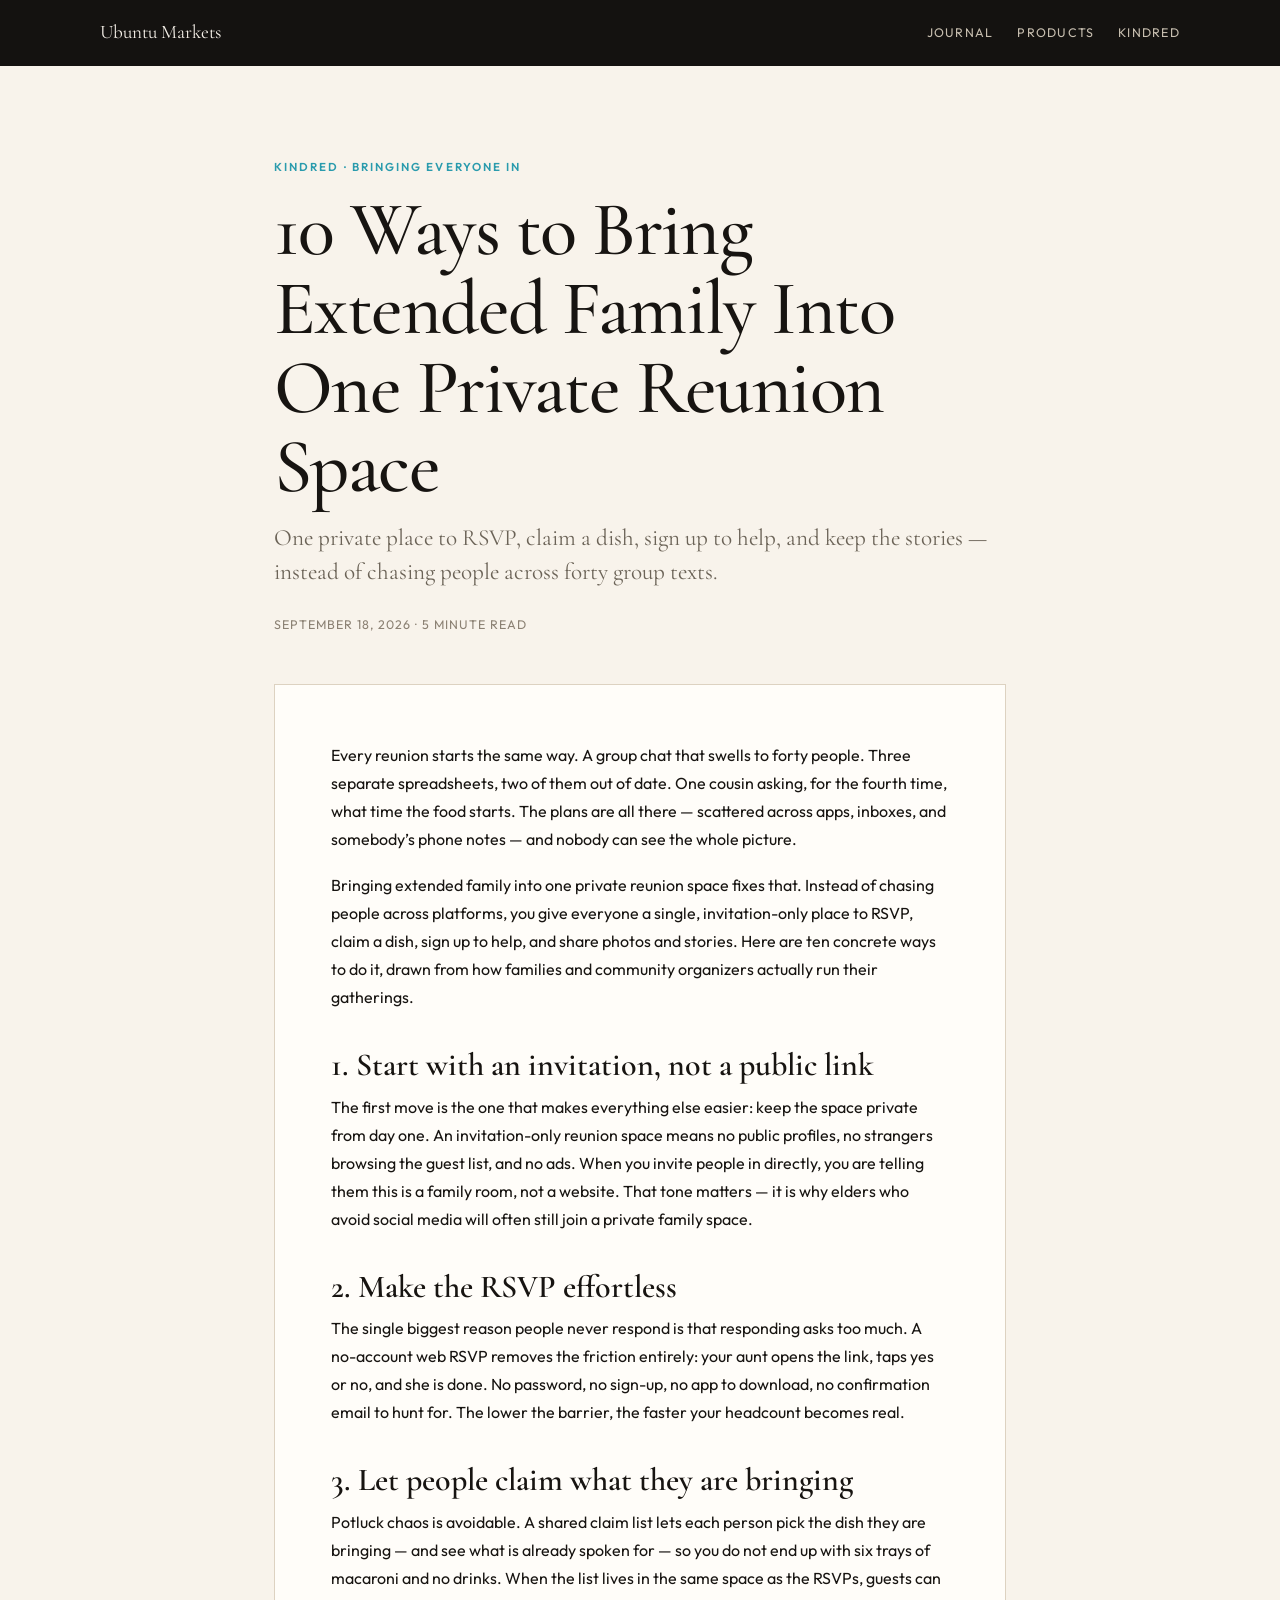
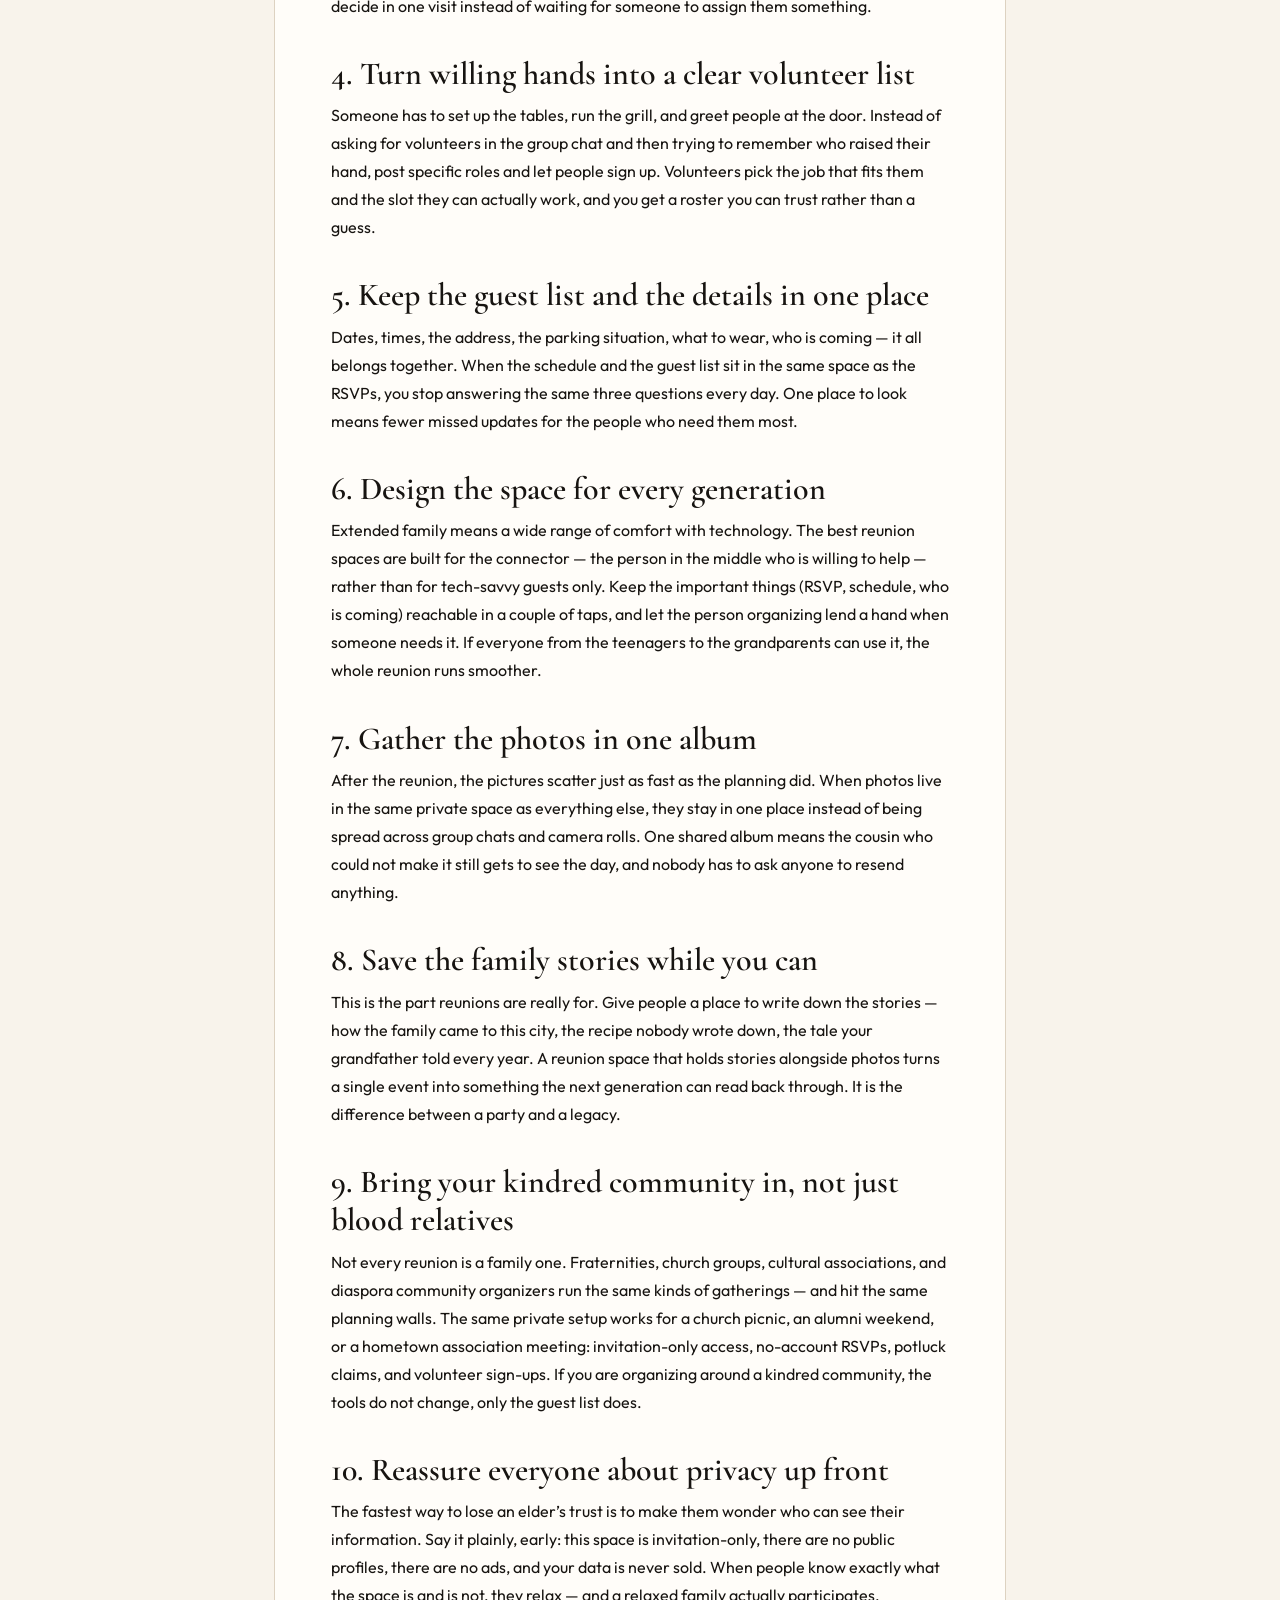
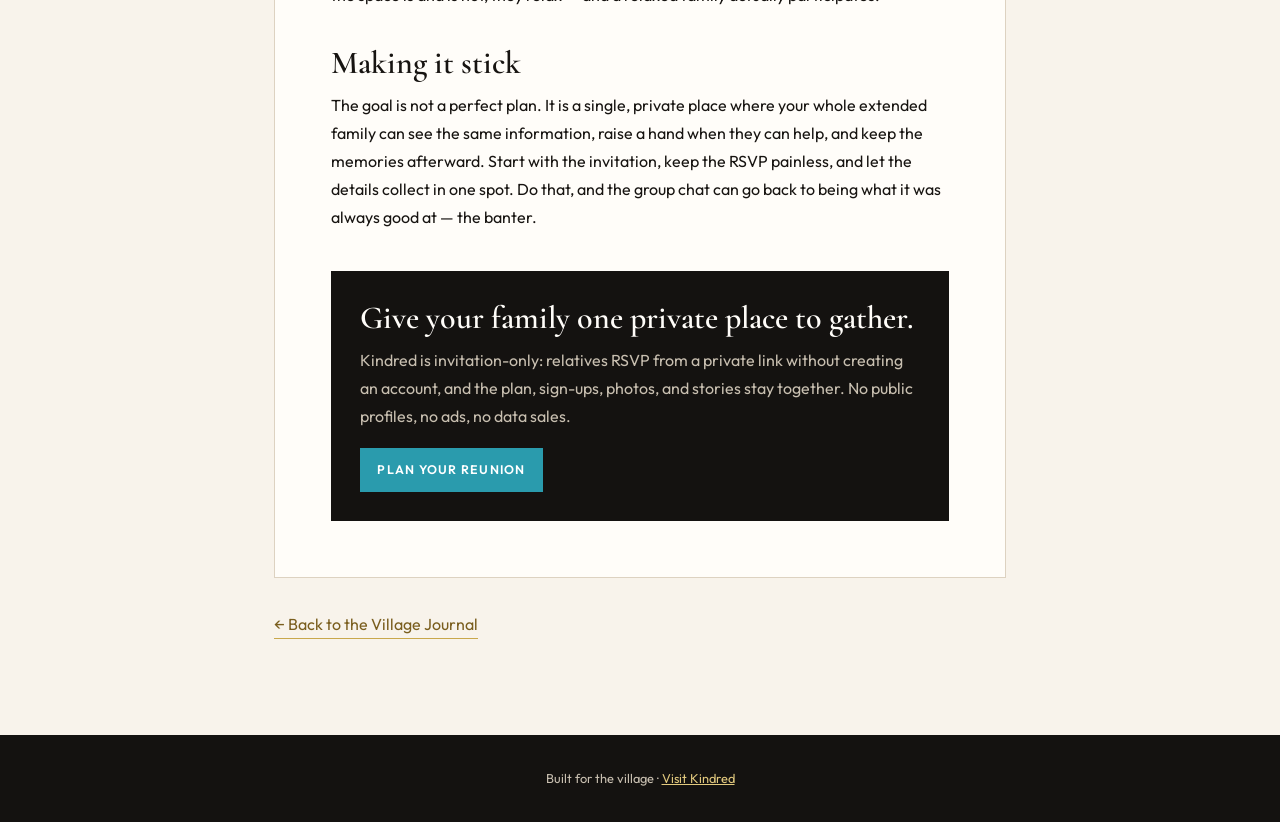
<file: blog/kindred/private-family-reunion-space-extended-family.html>
<!DOCTYPE html>
<html lang="en">
<head>
  <meta charset="utf-8">
  <meta name="viewport" content="width=device-width, initial-scale=1">
  <title>10 Ways to Bring Extended Family Into One Private Reunion Space — Kindred Journal</title>
  <meta name="description" content="Ten practical ways to gather far-flung family into one private reunion space — with no-account RSVPs, potluck claims, and no public profiles.">
  <link rel="canonical" href="https://ubuntu-markets.org/blog/kindred/private-family-reunion-space-extended-family.html">
  <link rel="icon" href="/icon.png">
  <link rel="preconnect" href="https://fonts.googleapis.com">
  <link href="https://fonts.googleapis.com/css2?family=Cormorant+Garamond:wght@400;500;600&amp;family=Outfit:wght@300;400;500;600&amp;display=swap" rel="stylesheet">
  <link rel="stylesheet" href="/blog/article.css">
  <style>:root { --accent: #2a9bad; }</style>
  <meta property="og:type" content="article"><meta property="og:title" content="10 Ways to Bring Extended Family Into One Private Reunion Space"><meta property="og:description" content="One invitation-only place to RSVP, claim a dish, sign up to help, and keep the photos and stories."><meta property="og:url" content="https://ubuntu-markets.org/blog/kindred/private-family-reunion-space-extended-family.html"><meta property="og:image" content="https://ubuntu-markets.org/assets/kindred-preview.png">
  <script type="application/ld+json">{"@context":"https://schema.org","@type":"Article","headline":"10 Ways to Bring Extended Family Into One Private Reunion Space","datePublished":"2026-09-18","author":{"@type":"Organization","name":"Kindred"},"publisher":{"@type":"Organization","name":"Ubuntu Markets","url":"https://ubuntu-markets.org/"},"mainEntityOfPage":"https://ubuntu-markets.org/blog/kindred/private-family-reunion-space-extended-family.html"}</script>
</head>
<body>
  <nav class="site-nav"><a class="brand" href="/">Ubuntu Markets</a><div class="site-nav-links"><a href="/blog/">Journal</a><a href="/#products">Products</a><a href="https://www.heykindred.org">Kindred</a></div></nav>
  <main class="article-shell">
    <p class="app-label">Kindred · Bringing everyone in</p>
    <h1>10 Ways to Bring Extended Family Into One Private Reunion Space</h1>
    <p class="dek">One private place to RSVP, claim a dish, sign up to help, and keep the stories — instead of chasing people across forty group texts.</p>
    <p class="meta"><time datetime="2026-09-18">September 18, 2026</time> · 5 minute read</p>
    <article class="article-body">
      <p>Every reunion starts the same way. A group chat that swells to forty people. Three separate spreadsheets, two of them out of date. One cousin asking, for the fourth time, what time the food starts. The plans are all there — scattered across apps, inboxes, and somebody’s phone notes — and nobody can see the whole picture.</p>
      <p>Bringing extended family into one private reunion space fixes that. Instead of chasing people across platforms, you give everyone a single, invitation-only place to RSVP, claim a dish, sign up to help, and share photos and stories. Here are ten concrete ways to do it, drawn from how families and community organizers actually run their gatherings.</p>

      <h2>1. Start with an invitation, not a public link</h2>
      <p>The first move is the one that makes everything else easier: keep the space private from day one. An invitation-only reunion space means no public profiles, no strangers browsing the guest list, and no ads. When you invite people in directly, you are telling them this is a family room, not a website. That tone matters — it is why elders who avoid social media will often still join a private family space.</p>

      <h2>2. Make the RSVP effortless</h2>
      <p>The single biggest reason people never respond is that responding asks too much. A no-account web RSVP removes the friction entirely: your aunt opens the link, taps yes or no, and she is done. No password, no sign-up, no app to download, no confirmation email to hunt for. The lower the barrier, the faster your headcount becomes real.</p>

      <h2>3. Let people claim what they are bringing</h2>
      <p>Potluck chaos is avoidable. A shared claim list lets each person pick the dish they are bringing — and see what is already spoken for — so you do not end up with six trays of macaroni and no drinks. When the list lives in the same space as the RSVPs, guests can decide in one visit instead of waiting for someone to assign them something.</p>

      <h2>4. Turn willing hands into a clear volunteer list</h2>
      <p>Someone has to set up the tables, run the grill, and greet people at the door. Instead of asking for volunteers in the group chat and then trying to remember who raised their hand, post specific roles and let people sign up. Volunteers pick the job that fits them and the slot they can actually work, and you get a roster you can trust rather than a guess.</p>

      <h2>5. Keep the guest list and the details in one place</h2>
      <p>Dates, times, the address, the parking situation, what to wear, who is coming — it all belongs together. When the schedule and the guest list sit in the same space as the RSVPs, you stop answering the same three questions every day. One place to look means fewer missed updates for the people who need them most.</p>

      <h2>6. Design the space for every generation</h2>
      <p>Extended family means a wide range of comfort with technology. The best reunion spaces are built for the connector — the person in the middle who is willing to help — rather than for tech-savvy guests only. Keep the important things (RSVP, schedule, who is coming) reachable in a couple of taps, and let the person organizing lend a hand when someone needs it. If everyone from the teenagers to the grandparents can use it, the whole reunion runs smoother.</p>

      <h2>7. Gather the photos in one album</h2>
      <p>After the reunion, the pictures scatter just as fast as the planning did. When photos live in the same private space as everything else, they stay in one place instead of being spread across group chats and camera rolls. One shared album means the cousin who could not make it still gets to see the day, and nobody has to ask anyone to resend anything.</p>

      <h2>8. Save the family stories while you can</h2>
      <p>This is the part reunions are really for. Give people a place to write down the stories — how the family came to this city, the recipe nobody wrote down, the tale your grandfather told every year. A reunion space that holds stories alongside photos turns a single event into something the next generation can read back through. It is the difference between a party and a legacy.</p>

      <h2>9. Bring your kindred community in, not just blood relatives</h2>
      <p>Not every reunion is a family one. Fraternities, church groups, cultural associations, and diaspora community organizers run the same kinds of gatherings — and hit the same planning walls. The same private setup works for a church picnic, an alumni weekend, or a hometown association meeting: invitation-only access, no-account RSVPs, potluck claims, and volunteer sign-ups. If you are organizing around a kindred community, the tools do not change, only the guest list does.</p>

      <h2>10. Reassure everyone about privacy up front</h2>
      <p>The fastest way to lose an elder’s trust is to make them wonder who can see their information. Say it plainly, early: this space is invitation-only, there are no public profiles, there are no ads, and your data is never sold. When people know exactly what the space is and is not, they relax — and a relaxed family actually participates.</p>

      <h2>Making it stick</h2>
      <p>The goal is not a perfect plan. It is a single, private place where your whole extended family can see the same information, raise a hand when they can help, and keep the memories afterward. Start with the invitation, keep the RSVP painless, and let the details collect in one spot. Do that, and the group chat can go back to being what it was always good at — the banter.</p>

      <section class="product-cta"><h2>Give your family one private place to gather.</h2><p>Kindred is invitation-only: relatives RSVP from a private link without creating an account, and the plan, sign-ups, photos, and stories stay together. No public profiles, no ads, no data sales.</p><a class="button" href="https://www.heykindred.org/reunion/start">Plan your reunion</a></section>
    </article>
    <a class="back" href="/blog/">← Back to the Village Journal</a>
  </main>
  <footer>Built for the village · <a href="https://www.heykindred.org">Visit Kindred</a></footer>
</body>
</html>
</file>
<file: blog/article.css>
:root {
  --ink: #171411;
  --muted: #6b6357;
  --paper: #f8f3eb;
  --white: #fffdf9;
  --gold: #b28a2e;
  --line: #ddd2c1;
  --accent: #c4622d;
}
* { box-sizing: border-box; }
html { scroll-behavior: smooth; }
body { margin: 0; background: var(--paper); color: var(--ink); font-family: 'Outfit', sans-serif; line-height: 1.75; }
.site-nav { display: flex; align-items: center; justify-content: space-between; gap: 2rem; padding: 1rem max(1.25rem, calc((100vw - 1080px) / 2)); background: #141210; }
.brand { color: #f5f0e8; text-decoration: none; font-family: 'Cormorant Garamond', serif; font-size: 1.2rem; }
.site-nav-links { display: flex; gap: 1.5rem; }
.site-nav-links a { color: #c8bfb0; text-decoration: none; font-size: .78rem; letter-spacing: .1em; text-transform: uppercase; }
.site-nav-links a:hover { color: #e2c97e; }
.article-shell { max-width: 780px; margin: 0 auto; padding: 5rem 1.5rem 6rem; }
.app-label { color: var(--accent); font-size: .72rem; font-weight: 600; letter-spacing: .18em; text-transform: uppercase; }
h1 { margin: .8rem 0 1rem; font-family: 'Cormorant Garamond', serif; font-size: clamp(2.7rem, 7vw, 4.8rem); font-weight: 500; line-height: 1.03; letter-spacing: -.02em; }
.dek { margin: 0; color: var(--muted); font-family: 'Cormorant Garamond', serif; font-size: 1.45rem; line-height: 1.45; }
.meta { margin: 1.5rem 0 3rem; color: #8b8173; font-size: .78rem; letter-spacing: .08em; text-transform: uppercase; }
.article-body { background: var(--white); border: 1px solid var(--line); padding: clamp(1.5rem, 5vw, 3.5rem); }
.article-body h2 { margin: 2.2rem 0 .5rem; font-family: 'Cormorant Garamond', serif; font-size: 2rem; font-weight: 600; line-height: 1.2; }
.article-body h2:first-child { margin-top: 0; }
.article-body p { margin: 0 0 1.15rem; }
.article-body ul, .article-body ol { padding-left: 1.3rem; }
.article-body li { margin-bottom: .65rem; }
.article-body strong { font-weight: 600; }
.callout { margin: 2rem 0; padding: 1.25rem 1.4rem; border-left: 3px solid var(--accent); background: color-mix(in srgb, var(--accent) 7%, var(--white)); }
.product-cta { margin-top: 2.5rem; padding: 1.8rem; background: #141210; color: #f5f0e8; }
.product-cta h2 { margin: 0 0 .5rem; color: #fffdf9; }
.product-cta p { color: #c8bfb0; }
.button { display: inline-block; background: var(--accent); color: #fff; text-decoration: none; padding: .7rem 1.1rem; font-size: .78rem; font-weight: 600; letter-spacing: .1em; text-transform: uppercase; }
.back { display: inline-block; margin-top: 2rem; color: #7a5e1e; text-decoration: none; border-bottom: 1px solid #c9a84c; }
footer { padding: 2rem 1.5rem; background: #141210; color: #c8bfb0; text-align: center; font-size: .8rem; }
footer a { color: #e2c97e; }
@media (max-width: 620px) {
  .site-nav { align-items: flex-start; }
  .site-nav-links { gap: .8rem; flex-wrap: wrap; justify-content: flex-end; }
  .article-shell { padding-top: 3.5rem; }
}
</file>
